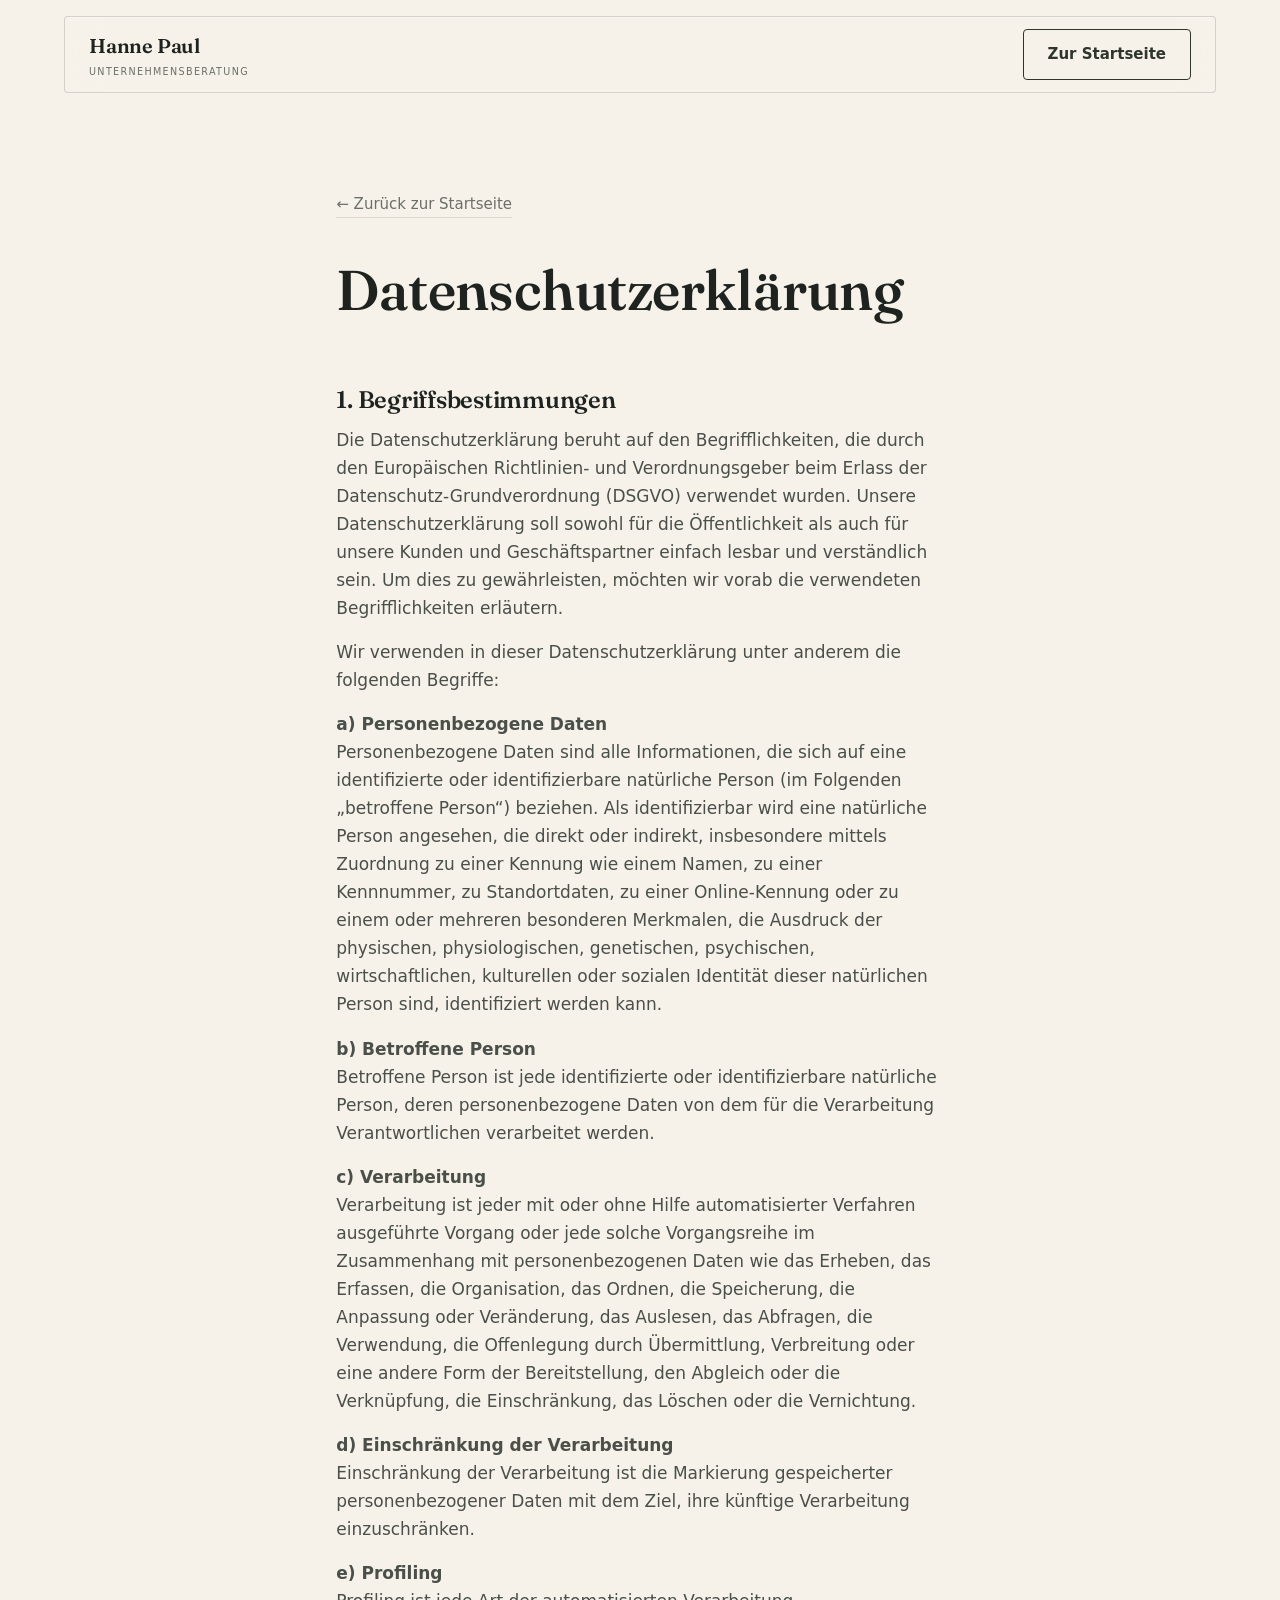
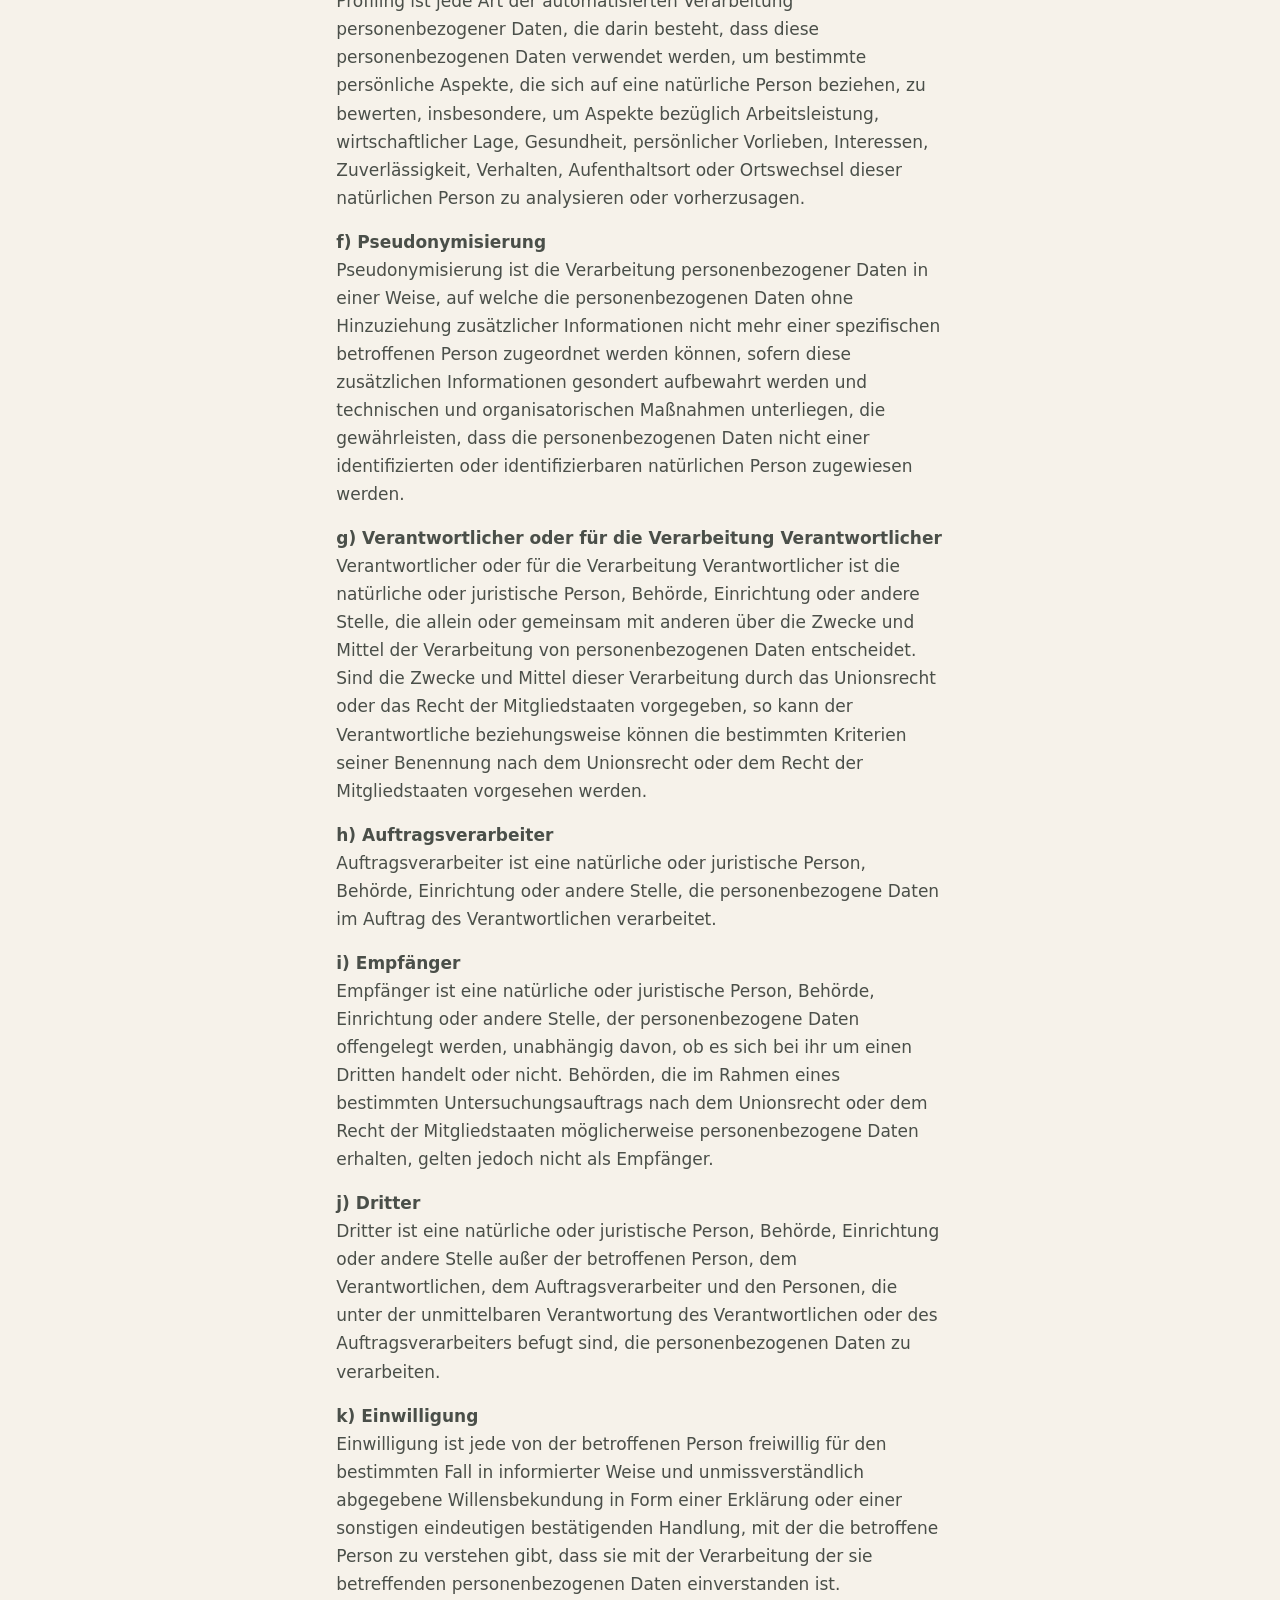
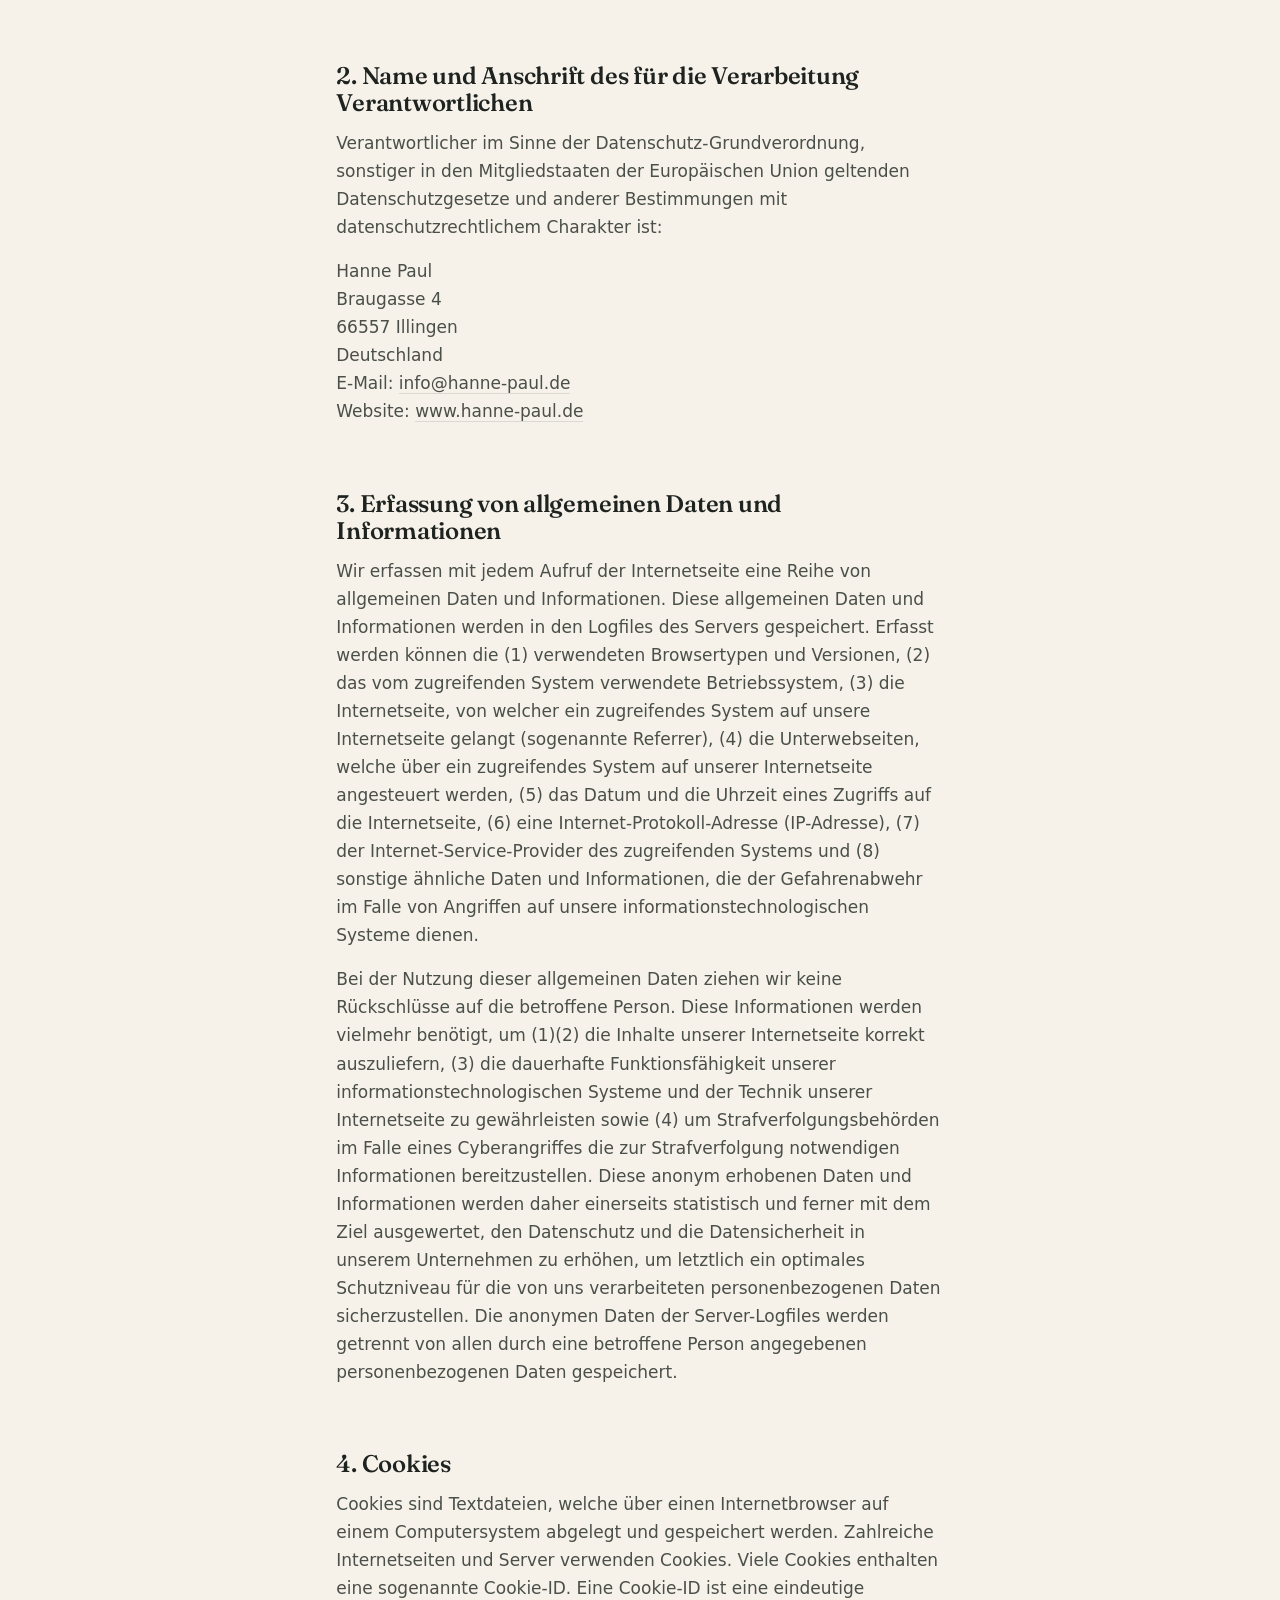
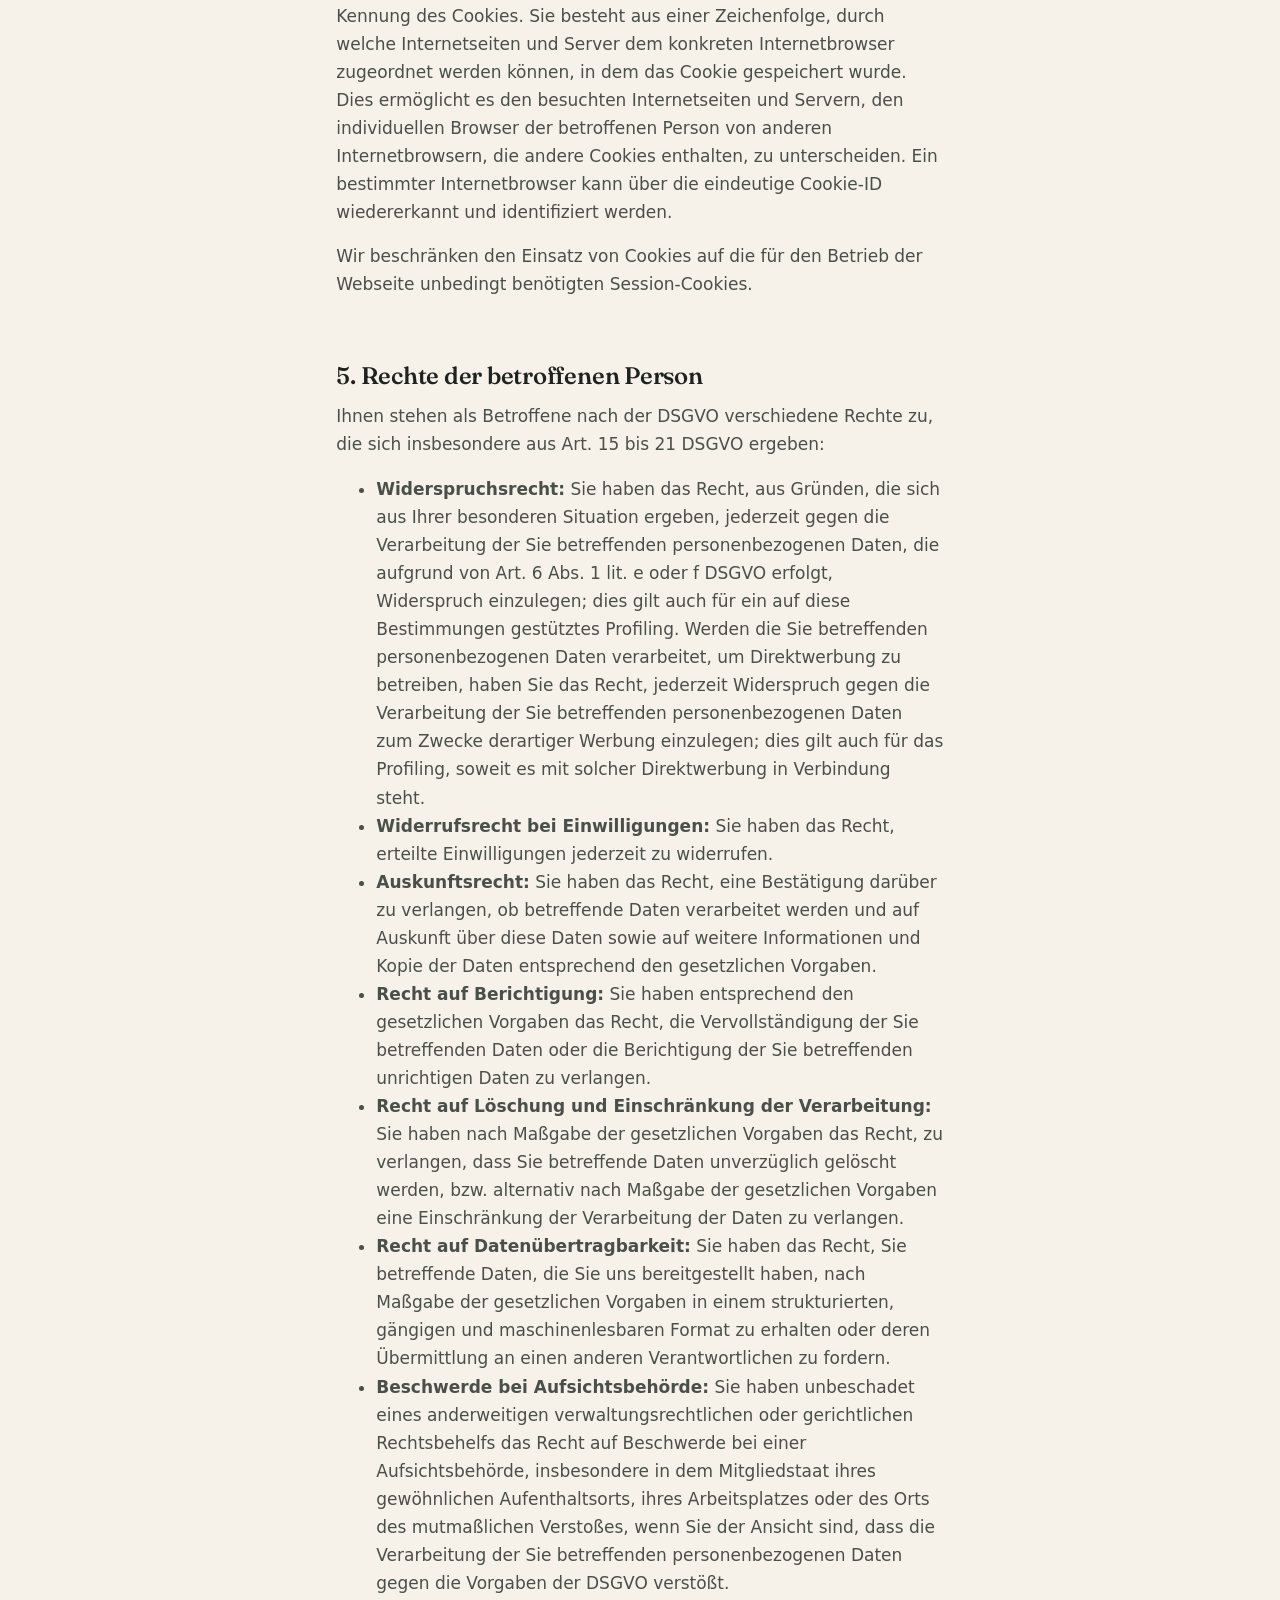
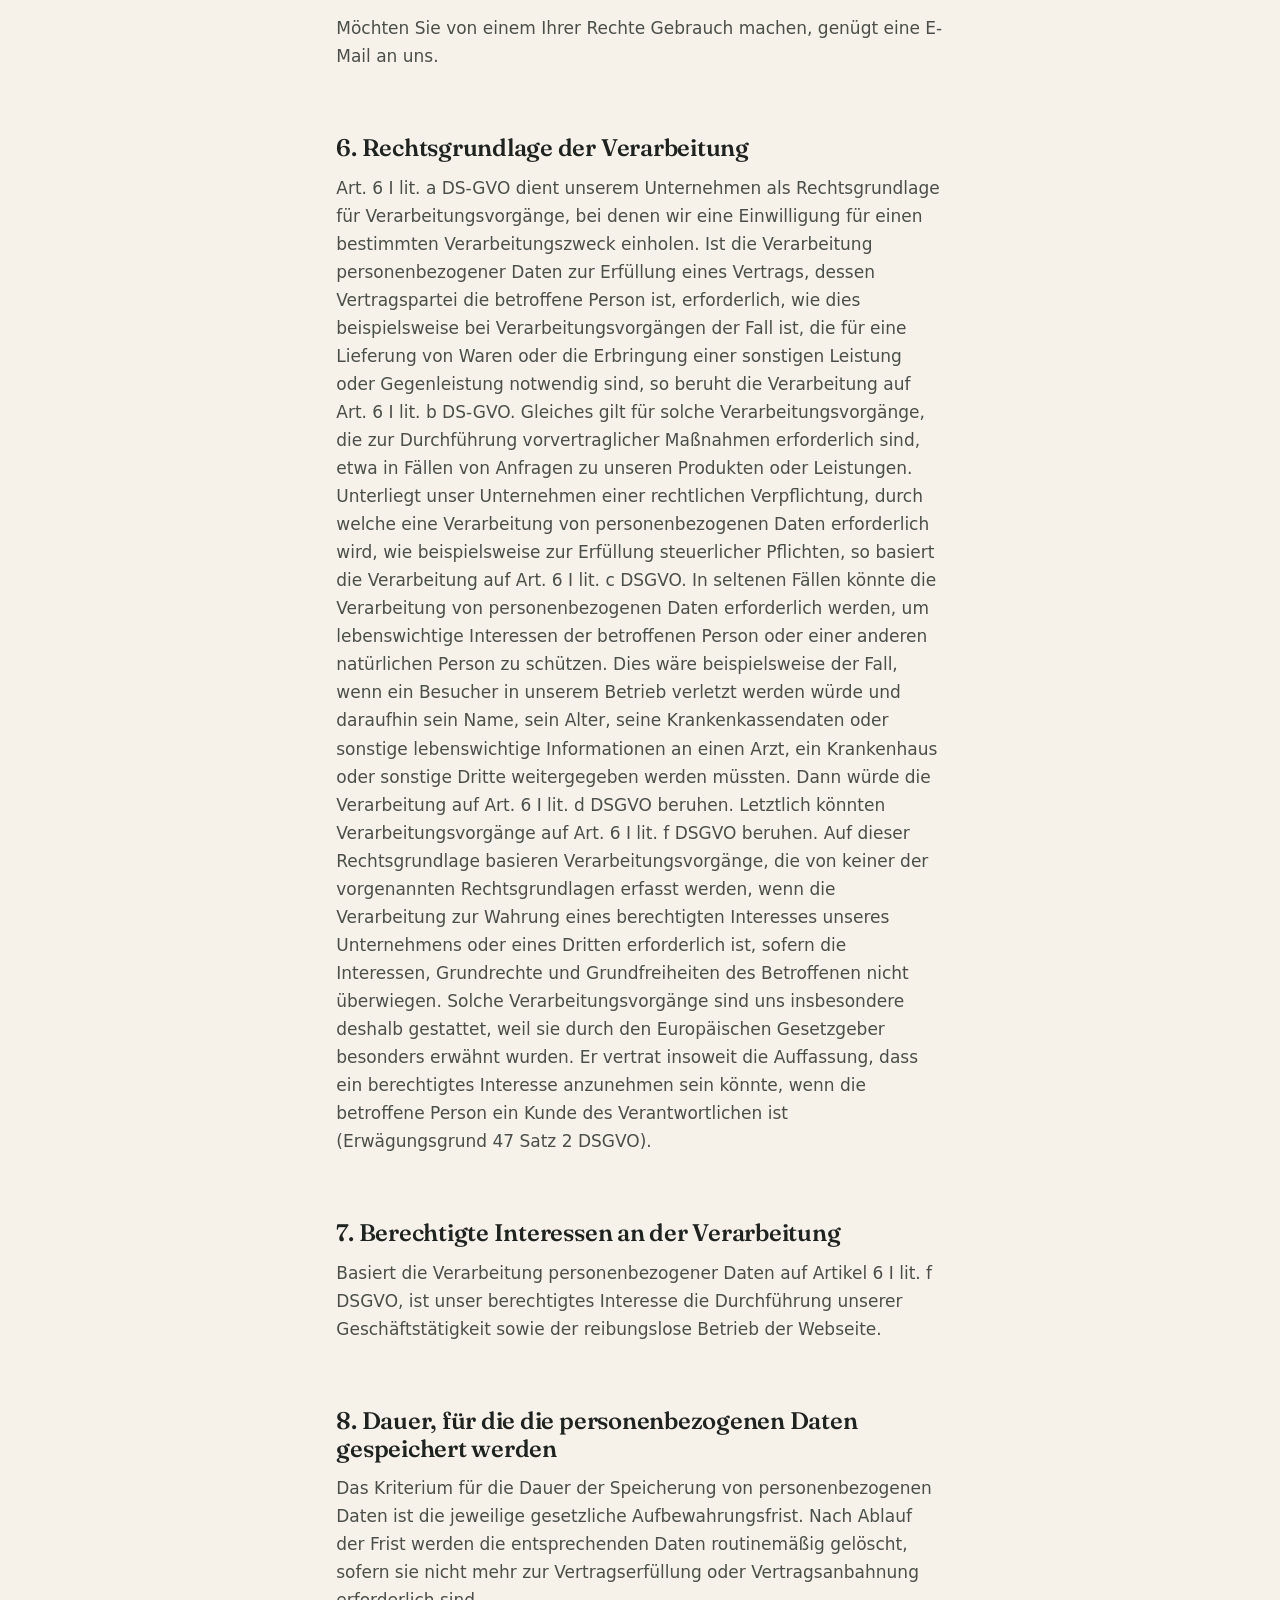
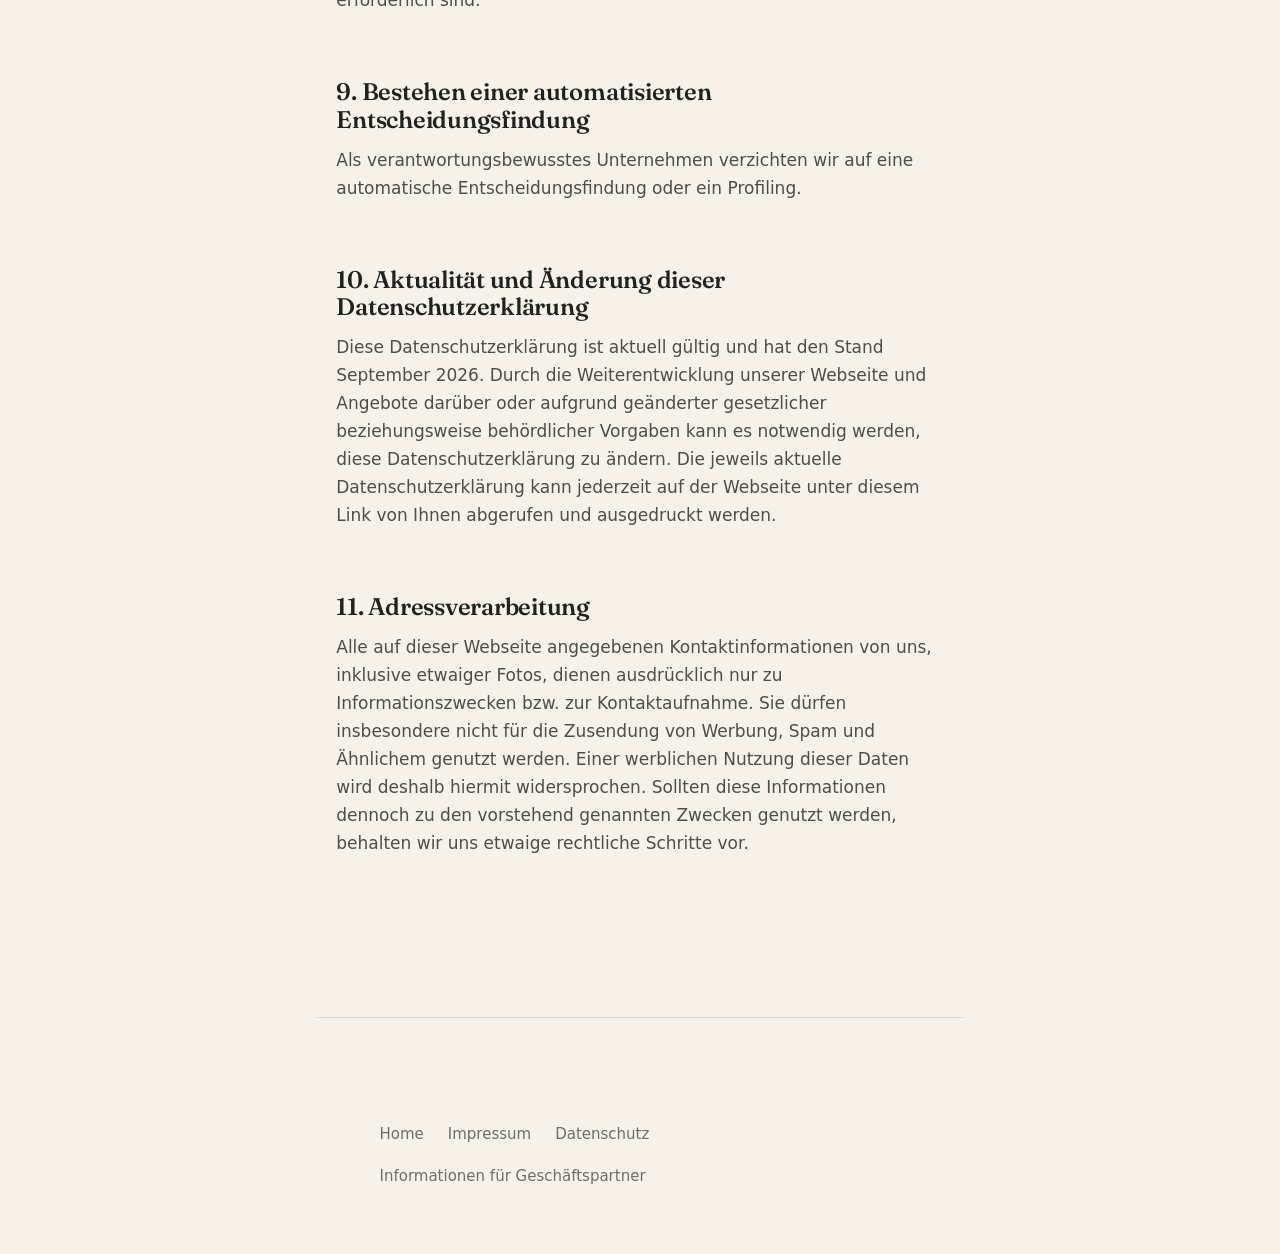
<file: datenschutz.html>
<!doctype html>
<html lang="de">
<head>
<meta charset="utf-8">
<meta name="viewport" content="width=device-width, initial-scale=1, viewport-fit=cover">
<title>Datenschutzerklärung — Unternehmensberatung Hanne Paul</title>
<meta name="description" content="Datenschutzerklärung der Unternehmensberatung Hanne Paul gemäß DSGVO.">
<link rel="canonical" href="https://www.hanne-paul.de/datenschutz.html">
<link rel="icon" href="data:image/svg+xml,%3Csvg xmlns='http://www.w3.org/2000/svg' viewBox='0 0 64 64'%3E%3Crect width='64' height='64' rx='10' fill='%232E362B'/%3E%3Ctext x='32' y='43' font-family='Georgia,serif' font-size='30' text-anchor='middle' fill='%23F6F2EA'%3EHP%3C/text%3E%3Crect x='20' y='49' width='24' height='2' fill='%23AD8B57'/%3E%3C/svg%3E">
<meta name="theme-color" content="#2E362B">
<link rel="preconnect" href="https://fonts.googleapis.com">
<link rel="preconnect" href="https://fonts.gstatic.com" crossorigin>
<link rel="stylesheet" href="https://fonts.googleapis.com/css2?family=Fraunces:ital,opsz,wght@0,9..144,500;0,9..144,560;0,9..144,600;1,9..144,500&display=swap">
<link rel="stylesheet" href="https://api.fontshare.com/v2/css?f[]=switzer@400,500,600&display=swap">
<link rel="stylesheet" href="css/style.css">
</head>
<body>

<header class="nav-edge glass">
  <a class="wordmark" href="index.html">
    Hanne Paul
    <small>Unternehmensberatung</small>
  </a>
  <a class="cta-outline" href="index.html">Zur Startseite</a>
</header>

<main class="legal">
  <a class="back-link" href="index.html">← Zurück zur Startseite</a>
  <h1>Datenschutzerklärung</h1>

  <h2>1. Begriffsbestimmungen</h2>
  <p>Die Datenschutzerklärung beruht auf den Begrifflichkeiten, die durch den Europäischen Richtlinien- und Verordnungsgeber beim Erlass der Datenschutz-Grundverordnung (DSGVO) verwendet wurden. Unsere Datenschutzerklärung soll sowohl für die Öffentlichkeit als auch für unsere Kunden und Geschäftspartner einfach lesbar und verständlich sein. Um dies zu gewährleisten, möchten wir vorab die verwendeten Begrifflichkeiten erläutern.</p>
  <p>Wir verwenden in dieser Datenschutzerklärung unter anderem die folgenden Begriffe:</p>
  <p><strong>a) Personenbezogene Daten</strong><br>
  Personenbezogene Daten sind alle Informationen, die sich auf eine identifizierte oder identifizierbare natürliche Person (im Folgenden „betroffene Person“) beziehen. Als identifizierbar wird eine natürliche Person angesehen, die direkt oder indirekt, insbesondere mittels Zuordnung zu einer Kennung wie einem Namen, zu einer Kennnummer, zu Standortdaten, zu einer Online-Kennung oder zu einem oder mehreren besonderen Merkmalen, die Ausdruck der physischen, physiologischen, genetischen, psychischen, wirtschaftlichen, kulturellen oder sozialen Identität dieser natürlichen Person sind, identifiziert werden kann.</p>
  <p><strong>b) Betroffene Person</strong><br>
  Betroffene Person ist jede identifizierte oder identifizierbare natürliche Person, deren personenbezogene Daten von dem für die Verarbeitung Verantwortlichen verarbeitet werden.</p>
  <p><strong>c) Verarbeitung</strong><br>
  Verarbeitung ist jeder mit oder ohne Hilfe automatisierter Verfahren ausgeführte Vorgang oder jede solche Vorgangsreihe im Zusammenhang mit personenbezogenen Daten wie das Erheben, das Erfassen, die Organisation, das Ordnen, die Speicherung, die Anpassung oder Veränderung, das Auslesen, das Abfragen, die Verwendung, die Offenlegung durch Übermittlung, Verbreitung oder eine andere Form der Bereitstellung, den Abgleich oder die Verknüpfung, die Einschränkung, das Löschen oder die Vernichtung.</p>
  <p><strong>d) Einschränkung der Verarbeitung</strong><br>
  Einschränkung der Verarbeitung ist die Markierung gespeicherter personenbezogener Daten mit dem Ziel, ihre künftige Verarbeitung einzuschränken.</p>
  <p><strong>e) Profiling</strong><br>
  Profiling ist jede Art der automatisierten Verarbeitung personenbezogener Daten, die darin besteht, dass diese personenbezogenen Daten verwendet werden, um bestimmte persönliche Aspekte, die sich auf eine natürliche Person beziehen, zu bewerten, insbesondere, um Aspekte bezüglich Arbeitsleistung, wirtschaftlicher Lage, Gesundheit, persönlicher Vorlieben, Interessen, Zuverlässigkeit, Verhalten, Aufenthaltsort oder Ortswechsel dieser natürlichen Person zu analysieren oder vorherzusagen.</p>
  <p><strong>f) Pseudonymisierung</strong><br>
  Pseudonymisierung ist die Verarbeitung personenbezogener Daten in einer Weise, auf welche die personenbezogenen Daten ohne Hinzuziehung zusätzlicher Informationen nicht mehr einer spezifischen betroffenen Person zugeordnet werden können, sofern diese zusätzlichen Informationen gesondert aufbewahrt werden und technischen und organisatorischen Maßnahmen unterliegen, die gewährleisten, dass die personenbezogenen Daten nicht einer identifizierten oder identifizierbaren natürlichen Person zugewiesen werden.</p>
  <p><strong>g) Verantwortlicher oder für die Verarbeitung Verantwortlicher</strong><br>
  Verantwortlicher oder für die Verarbeitung Verantwortlicher ist die natürliche oder juristische Person, Behörde, Einrichtung oder andere Stelle, die allein oder gemeinsam mit anderen über die Zwecke und Mittel der Verarbeitung von personenbezogenen Daten entscheidet. Sind die Zwecke und Mittel dieser Verarbeitung durch das Unionsrecht oder das Recht der Mitgliedstaaten vorgegeben, so kann der Verantwortliche beziehungsweise können die bestimmten Kriterien seiner Benennung nach dem Unionsrecht oder dem Recht der Mitgliedstaaten vorgesehen werden.</p>
  <p><strong>h) Auftragsverarbeiter</strong><br>
  Auftragsverarbeiter ist eine natürliche oder juristische Person, Behörde, Einrichtung oder andere Stelle, die personenbezogene Daten im Auftrag des Verantwortlichen verarbeitet.</p>
  <p><strong>i) Empfänger</strong><br>
  Empfänger ist eine natürliche oder juristische Person, Behörde, Einrichtung oder andere Stelle, der personenbezogene Daten offengelegt werden, unabhängig davon, ob es sich bei ihr um einen Dritten handelt oder nicht. Behörden, die im Rahmen eines bestimmten Untersuchungsauftrags nach dem Unionsrecht oder dem Recht der Mitgliedstaaten möglicherweise personenbezogene Daten erhalten, gelten jedoch nicht als Empfänger.</p>
  <p><strong>j) Dritter</strong><br>
  Dritter ist eine natürliche oder juristische Person, Behörde, Einrichtung oder andere Stelle außer der betroffenen Person, dem Verantwortlichen, dem Auftragsverarbeiter und den Personen, die unter der unmittelbaren Verantwortung des Verantwortlichen oder des Auftragsverarbeiters befugt sind, die personenbezogenen Daten zu verarbeiten.</p>
  <p><strong>k) Einwilligung</strong><br>
  Einwilligung ist jede von der betroffenen Person freiwillig für den bestimmten Fall in informierter Weise und unmissverständlich abgegebene Willensbekundung in Form einer Erklärung oder einer sonstigen eindeutigen bestätigenden Handlung, mit der die betroffene Person zu verstehen gibt, dass sie mit der Verarbeitung der sie betreffenden personenbezogenen Daten einverstanden ist.</p>

  <h2>2. Name und Anschrift des für die Verarbeitung Verantwortlichen</h2>
  <p>Verantwortlicher im Sinne der Datenschutz-Grundverordnung, sonstiger in den Mitgliedstaaten der Europäischen Union geltenden Datenschutzgesetze und anderer Bestimmungen mit datenschutzrechtlichem Charakter ist:</p>
  <p>Hanne Paul<br>
  Braugasse 4<br>
  66557 Illingen<br>
  Deutschland<br>
  E-Mail: <a href="mailto:info@hanne-paul.de">info@hanne-paul.de</a><br>
  Website: <a href="https://www.hanne-paul.de">www.hanne-paul.de</a></p>

  <h2>3. Erfassung von allgemeinen Daten und Informationen</h2>
  <p>Wir erfassen mit jedem Aufruf der Internetseite eine Reihe von allgemeinen Daten und Informationen. Diese allgemeinen Daten und Informationen werden in den Logfiles des Servers gespeichert. Erfasst werden können die (1) verwendeten Browsertypen und Versionen, (2) das vom zugreifenden System verwendete Betriebssystem, (3) die Internetseite, von welcher ein zugreifendes System auf unsere Internetseite gelangt (sogenannte Referrer), (4) die Unterwebseiten, welche über ein zugreifendes System auf unserer Internetseite angesteuert werden, (5) das Datum und die Uhrzeit eines Zugriffs auf die Internetseite, (6) eine Internet-Protokoll-Adresse (IP-Adresse), (7) der Internet-Service-Provider des zugreifenden Systems und (8) sonstige ähnliche Daten und Informationen, die der Gefahrenabwehr im Falle von Angriffen auf unsere informationstechnologischen Systeme dienen.</p>
  <p>Bei der Nutzung dieser allgemeinen Daten ziehen wir keine Rückschlüsse auf die betroffene Person. Diese Informationen werden vielmehr benötigt, um (1)(2) die Inhalte unserer Internetseite korrekt auszuliefern, (3) die dauerhafte Funktionsfähigkeit unserer informationstechnologischen Systeme und der Technik unserer Internetseite zu gewährleisten sowie (4) um Strafverfolgungsbehörden im Falle eines Cyberangriffes die zur Strafverfolgung notwendigen Informationen bereitzustellen. Diese anonym erhobenen Daten und Informationen werden daher einerseits statistisch und ferner mit dem Ziel ausgewertet, den Datenschutz und die Datensicherheit in unserem Unternehmen zu erhöhen, um letztlich ein optimales Schutzniveau für die von uns verarbeiteten personenbezogenen Daten sicherzustellen. Die anonymen Daten der Server-Logfiles werden getrennt von allen durch eine betroffene Person angegebenen personenbezogenen Daten gespeichert.</p>

  <h2>4. Cookies</h2>
  <p>Cookies sind Textdateien, welche über einen Internetbrowser auf einem Computersystem abgelegt und gespeichert werden. Zahlreiche Internetseiten und Server verwenden Cookies. Viele Cookies enthalten eine sogenannte Cookie-ID. Eine Cookie-ID ist eine eindeutige Kennung des Cookies. Sie besteht aus einer Zeichenfolge, durch welche Internetseiten und Server dem konkreten Internetbrowser zugeordnet werden können, in dem das Cookie gespeichert wurde. Dies ermöglicht es den besuchten Internetseiten und Servern, den individuellen Browser der betroffenen Person von anderen Internetbrowsern, die andere Cookies enthalten, zu unterscheiden. Ein bestimmter Internetbrowser kann über die eindeutige Cookie-ID wiedererkannt und identifiziert werden.</p>
  <p>Wir beschränken den Einsatz von Cookies auf die für den Betrieb der Webseite unbedingt benötigten Session-Cookies.</p>

  <h2>5. Rechte der betroffenen Person</h2>
  <p>Ihnen stehen als Betroffene nach der DSGVO verschiedene Rechte zu, die sich insbesondere aus Art. 15 bis 21 DSGVO ergeben:</p>
  <ul>
    <li><strong>Widerspruchsrecht:</strong> Sie haben das Recht, aus Gründen, die sich aus Ihrer besonderen Situation ergeben, jederzeit gegen die Verarbeitung der Sie betreffenden personenbezogenen Daten, die aufgrund von Art. 6 Abs. 1 lit. e oder f DSGVO erfolgt, Widerspruch einzulegen; dies gilt auch für ein auf diese Bestimmungen gestütztes Profiling. Werden die Sie betreffenden personenbezogenen Daten verarbeitet, um Direktwerbung zu betreiben, haben Sie das Recht, jederzeit Widerspruch gegen die Verarbeitung der Sie betreffenden personenbezogenen Daten zum Zwecke derartiger Werbung einzulegen; dies gilt auch für das Profiling, soweit es mit solcher Direktwerbung in Verbindung steht.</li>
    <li><strong>Widerrufsrecht bei Einwilligungen:</strong> Sie haben das Recht, erteilte Einwilligungen jederzeit zu widerrufen.</li>
    <li><strong>Auskunftsrecht:</strong> Sie haben das Recht, eine Bestätigung darüber zu verlangen, ob betreffende Daten verarbeitet werden und auf Auskunft über diese Daten sowie auf weitere Informationen und Kopie der Daten entsprechend den gesetzlichen Vorgaben.</li>
    <li><strong>Recht auf Berichtigung:</strong> Sie haben entsprechend den gesetzlichen Vorgaben das Recht, die Vervollständigung der Sie betreffenden Daten oder die Berichtigung der Sie betreffenden unrichtigen Daten zu verlangen.</li>
    <li><strong>Recht auf Löschung und Einschränkung der Verarbeitung:</strong> Sie haben nach Maßgabe der gesetzlichen Vorgaben das Recht, zu verlangen, dass Sie betreffende Daten unverzüglich gelöscht werden, bzw. alternativ nach Maßgabe der gesetzlichen Vorgaben eine Einschränkung der Verarbeitung der Daten zu verlangen.</li>
    <li><strong>Recht auf Datenübertragbarkeit:</strong> Sie haben das Recht, Sie betreffende Daten, die Sie uns bereitgestellt haben, nach Maßgabe der gesetzlichen Vorgaben in einem strukturierten, gängigen und maschinenlesbaren Format zu erhalten oder deren Übermittlung an einen anderen Verantwortlichen zu fordern.</li>
    <li><strong>Beschwerde bei Aufsichtsbehörde:</strong> Sie haben unbeschadet eines anderweitigen verwaltungsrechtlichen oder gerichtlichen Rechtsbehelfs das Recht auf Beschwerde bei einer Aufsichtsbehörde, insbesondere in dem Mitgliedstaat ihres gewöhnlichen Aufenthaltsorts, ihres Arbeitsplatzes oder des Orts des mutmaßlichen Verstoßes, wenn Sie der Ansicht sind, dass die Verarbeitung der Sie betreffenden personenbezogenen Daten gegen die Vorgaben der DSGVO verstößt.</li>
  </ul>
  <p>Möchten Sie von einem Ihrer Rechte Gebrauch machen, genügt eine E-Mail an uns.</p>

  <h2>6. Rechtsgrundlage der Verarbeitung</h2>
  <p>Art. 6 I lit. a DS-GVO dient unserem Unternehmen als Rechtsgrundlage für Verarbeitungsvorgänge, bei denen wir eine Einwilligung für einen bestimmten Verarbeitungszweck einholen. Ist die Verarbeitung personenbezogener Daten zur Erfüllung eines Vertrags, dessen Vertragspartei die betroffene Person ist, erforderlich, wie dies beispielsweise bei Verarbeitungsvorgängen der Fall ist, die für eine Lieferung von Waren oder die Erbringung einer sonstigen Leistung oder Gegenleistung notwendig sind, so beruht die Verarbeitung auf Art. 6 I lit. b DS-GVO. Gleiches gilt für solche Verarbeitungsvorgänge, die zur Durchführung vorvertraglicher Maßnahmen erforderlich sind, etwa in Fällen von Anfragen zu unseren Produkten oder Leistungen. Unterliegt unser Unternehmen einer rechtlichen Verpflichtung, durch welche eine Verarbeitung von personenbezogenen Daten erforderlich wird, wie beispielsweise zur Erfüllung steuerlicher Pflichten, so basiert die Verarbeitung auf Art. 6 I lit. c DSGVO. In seltenen Fällen könnte die Verarbeitung von personenbezogenen Daten erforderlich werden, um lebenswichtige Interessen der betroffenen Person oder einer anderen natürlichen Person zu schützen. Dies wäre beispielsweise der Fall, wenn ein Besucher in unserem Betrieb verletzt werden würde und daraufhin sein Name, sein Alter, seine Krankenkassendaten oder sonstige lebenswichtige Informationen an einen Arzt, ein Krankenhaus oder sonstige Dritte weitergegeben werden müssten. Dann würde die Verarbeitung auf Art. 6 I lit. d DSGVO beruhen. Letztlich könnten Verarbeitungsvorgänge auf Art. 6 I lit. f DSGVO beruhen. Auf dieser Rechtsgrundlage basieren Verarbeitungsvorgänge, die von keiner der vorgenannten Rechtsgrundlagen erfasst werden, wenn die Verarbeitung zur Wahrung eines berechtigten Interesses unseres Unternehmens oder eines Dritten erforderlich ist, sofern die Interessen, Grundrechte und Grundfreiheiten des Betroffenen nicht überwiegen. Solche Verarbeitungsvorgänge sind uns insbesondere deshalb gestattet, weil sie durch den Europäischen Gesetzgeber besonders erwähnt wurden. Er vertrat insoweit die Auffassung, dass ein berechtigtes Interesse anzunehmen sein könnte, wenn die betroffene Person ein Kunde des Verantwortlichen ist (Erwägungsgrund 47 Satz 2 DSGVO).</p>

  <h2>7. Berechtigte Interessen an der Verarbeitung</h2>
  <p>Basiert die Verarbeitung personenbezogener Daten auf Artikel 6 I lit. f DSGVO, ist unser berechtigtes Interesse die Durchführung unserer Geschäftstätigkeit sowie der reibungslose Betrieb der Webseite.</p>

  <h2>8. Dauer, für die die personenbezogenen Daten gespeichert werden</h2>
  <p>Das Kriterium für die Dauer der Speicherung von personenbezogenen Daten ist die jeweilige gesetzliche Aufbewahrungsfrist. Nach Ablauf der Frist werden die entsprechenden Daten routinemäßig gelöscht, sofern sie nicht mehr zur Vertragserfüllung oder Vertragsanbahnung erforderlich sind.</p>

  <h2>9. Bestehen einer automatisierten Entscheidungsfindung</h2>
  <p>Als verantwortungsbewusstes Unternehmen verzichten wir auf eine automatische Entscheidungsfindung oder ein Profiling.</p>

  <h2>10. Aktualität und Änderung dieser Datenschutzerklärung</h2>
  <p>Diese Datenschutzerklärung ist aktuell gültig und hat den Stand September 2026. Durch die Weiterentwicklung unserer Webseite und Angebote darüber oder aufgrund geänderter gesetzlicher beziehungsweise behördlicher Vorgaben kann es notwendig werden, diese Datenschutzerklärung zu ändern. Die jeweils aktuelle Datenschutzerklärung kann jederzeit auf der Webseite unter diesem Link von Ihnen abgerufen und ausgedruckt werden.</p>

  <h2>11. Adressverarbeitung</h2>
  <p>Alle auf dieser Webseite angegebenen Kontaktinformationen von uns, inklusive etwaiger Fotos, dienen ausdrücklich nur zu Informationszwecken bzw. zur Kontaktaufnahme. Sie dürfen insbesondere nicht für die Zusendung von Werbung, Spam und Ähnlichem genutzt werden. Einer werblichen Nutzung dieser Daten wird deshalb hiermit widersprochen. Sollten diese Informationen dennoch zu den vorstehend genannten Zwecken genutzt werden, behalten wir uns etwaige rechtliche Schritte vor.</p>
</main>

<footer class="foot-letter">
  <nav class="foot-letter__nav" aria-label="Rechtliches">
    <a href="index.html">Home</a>
    <a href="impressum.html">Impressum</a>
    <a href="datenschutz.html">Datenschutz</a>
    <a href="geschaeftspartner.html">Informationen für Geschäftspartner</a>
  </nav>
</footer>

</body>
</html>
</file>
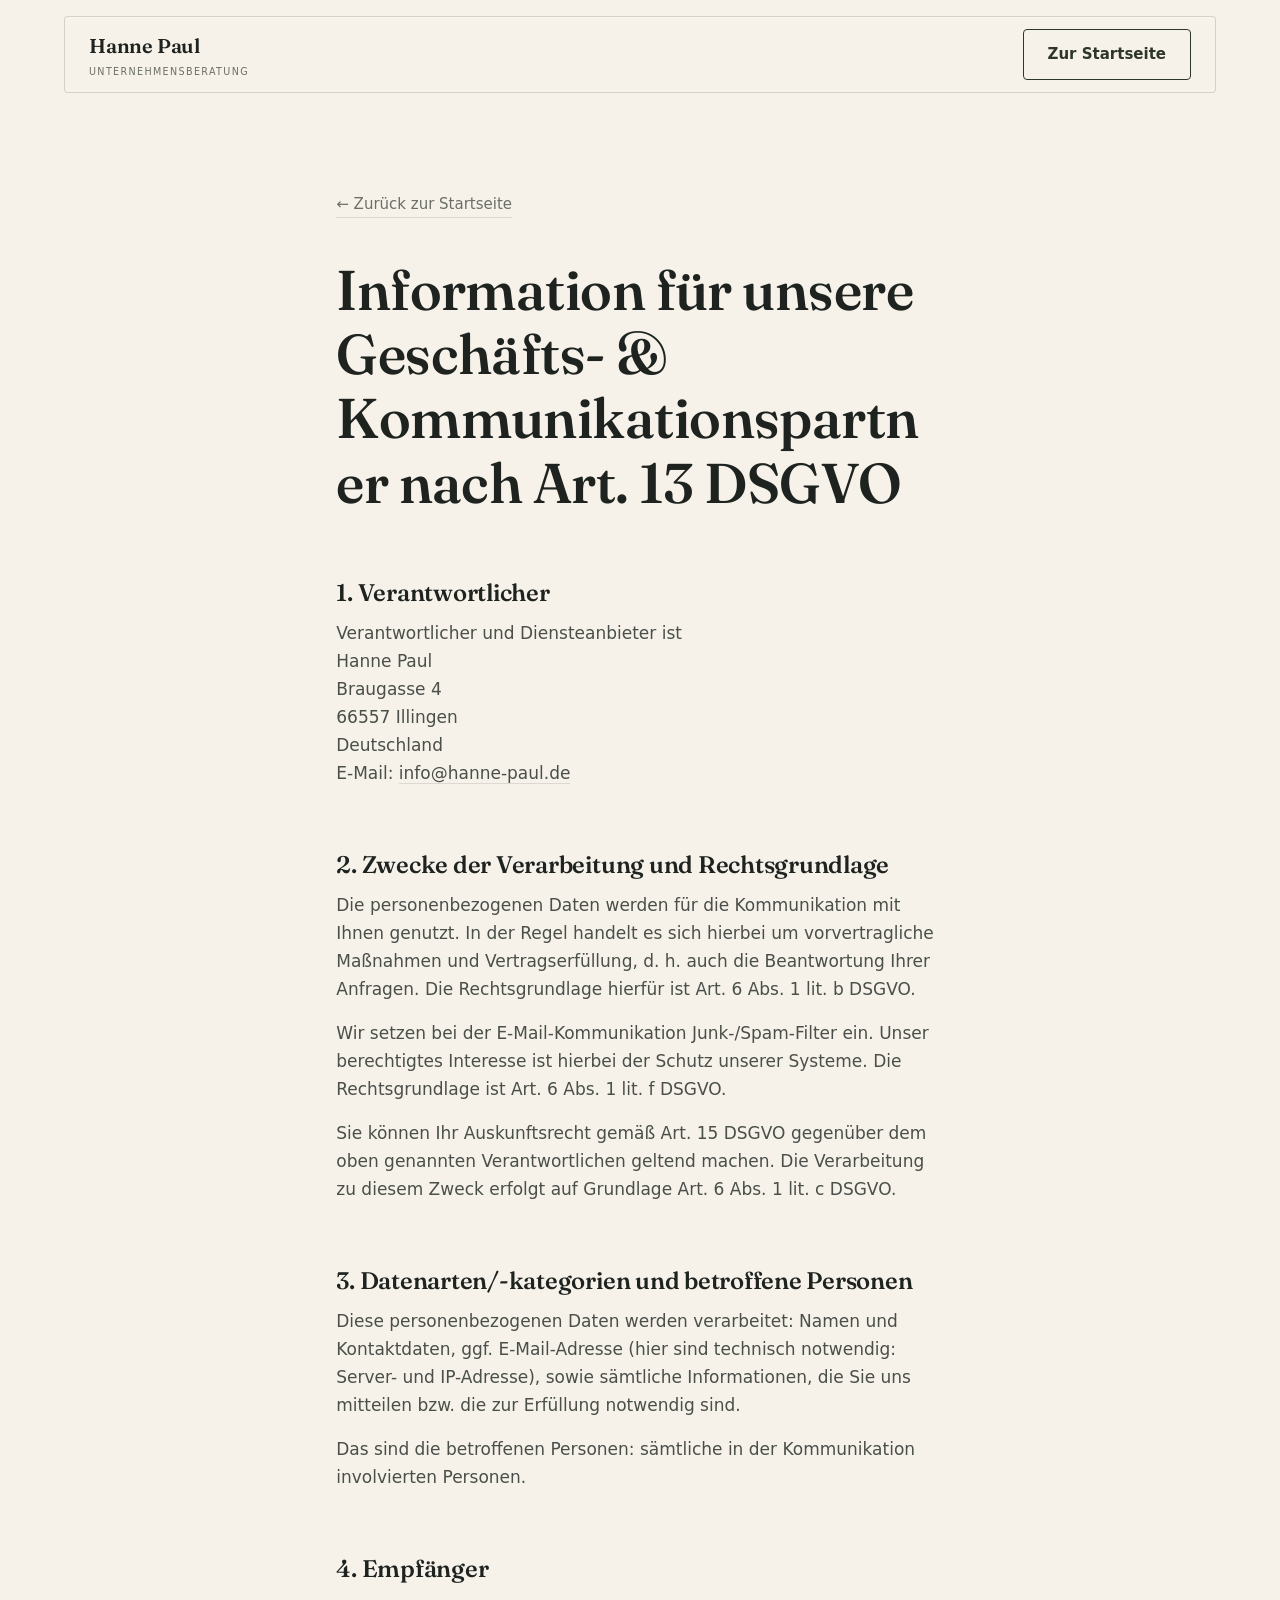
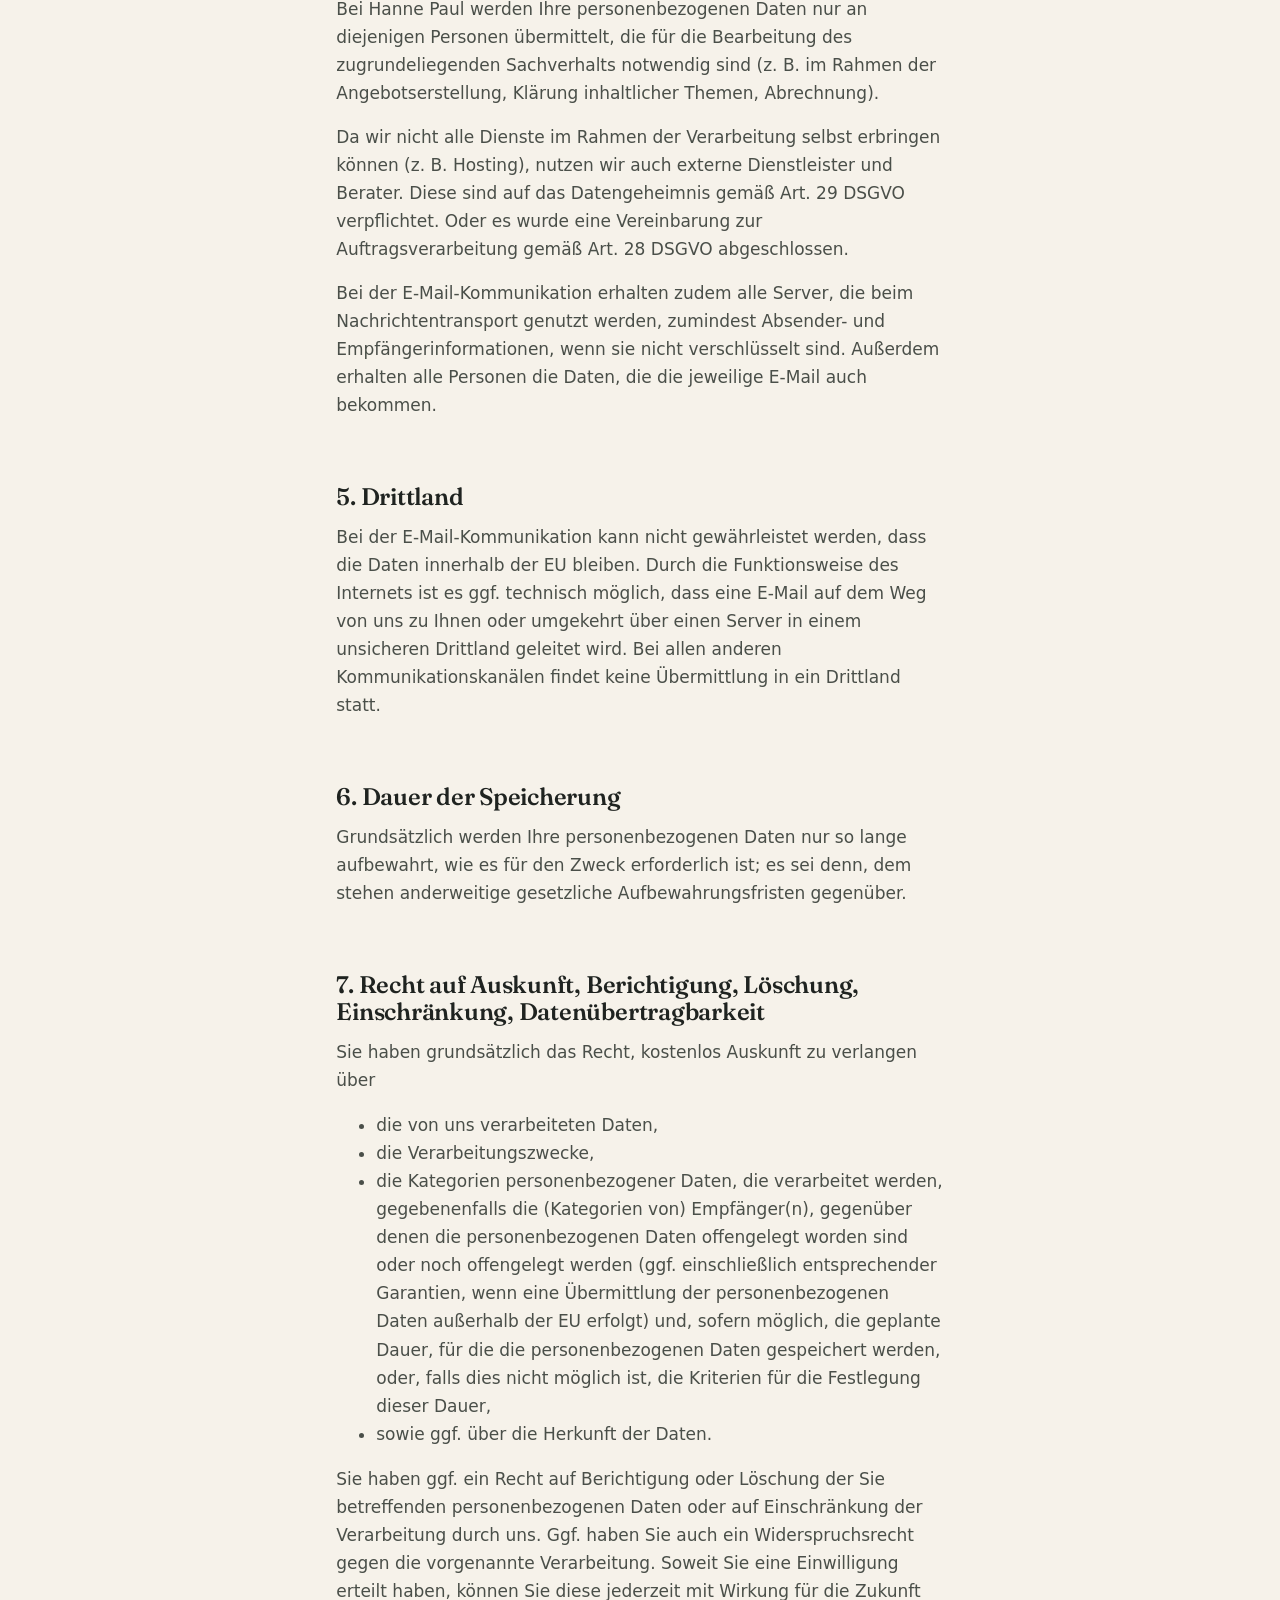
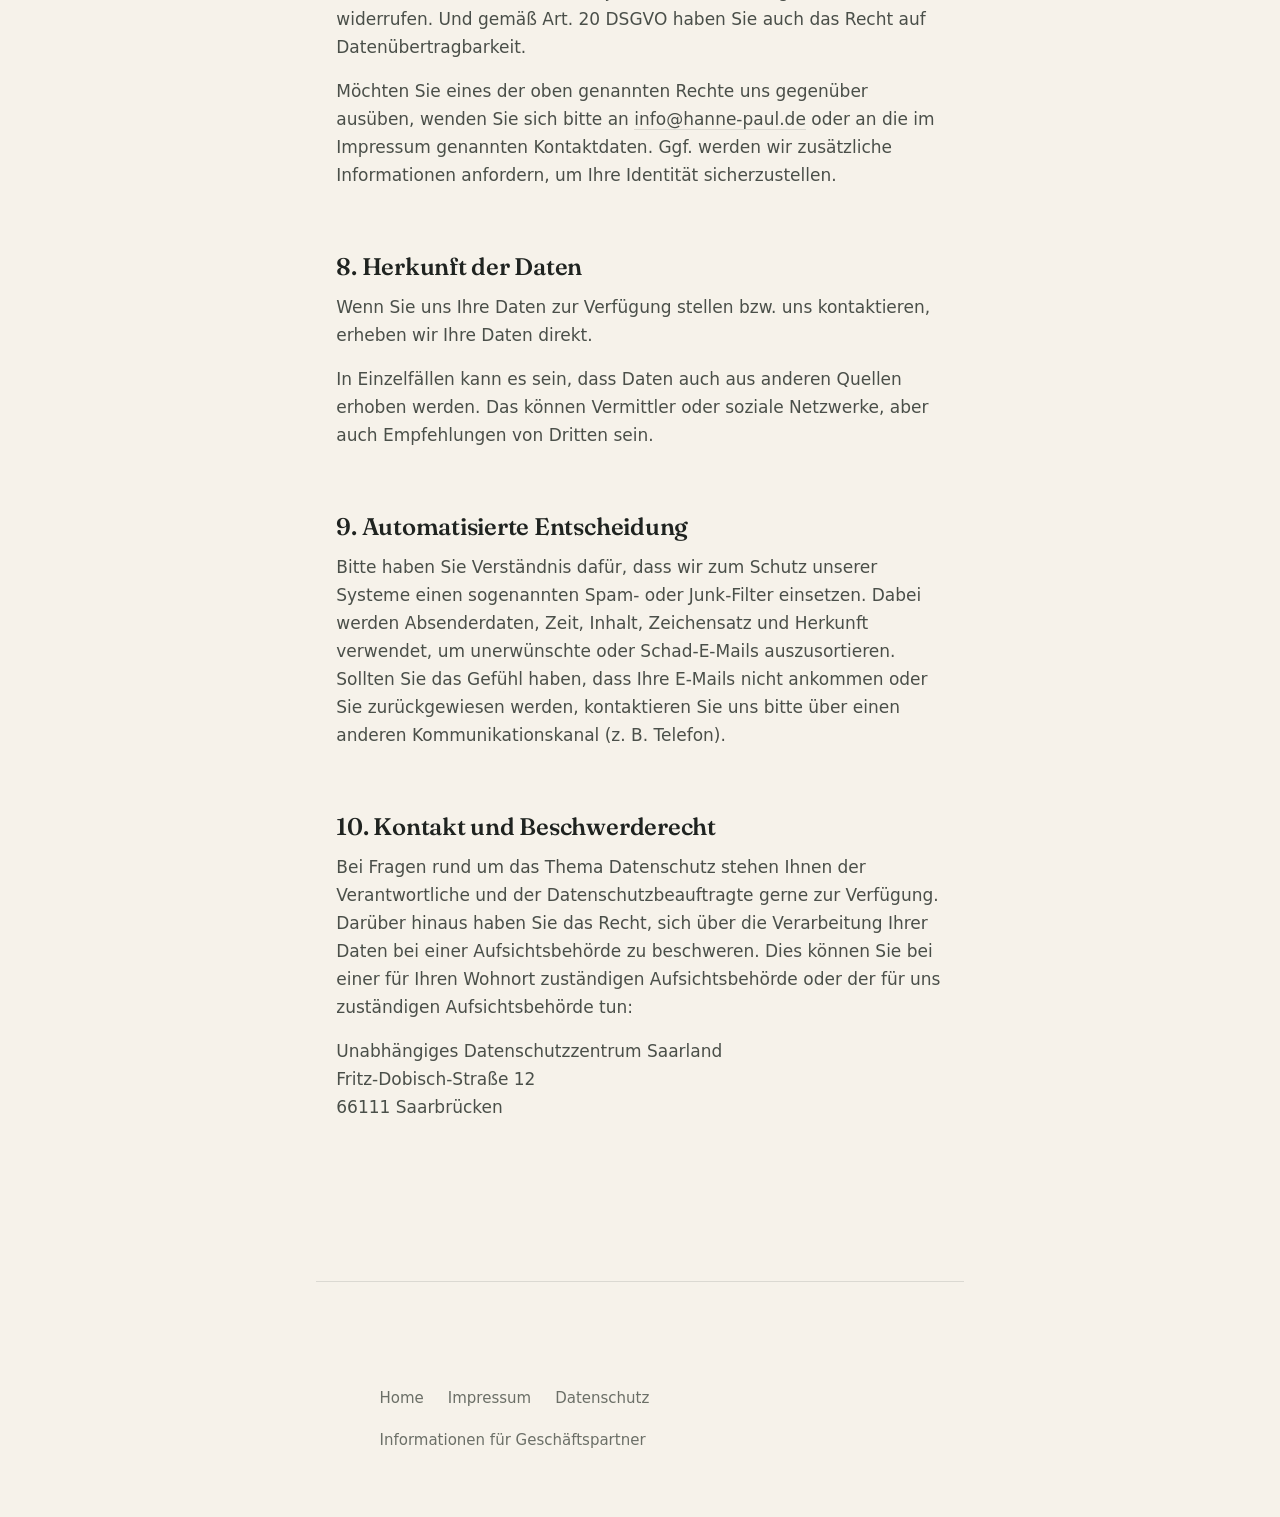
<file: geschaeftspartner.html>
<!doctype html>
<html lang="de">
<head>
<meta charset="utf-8">
<meta name="viewport" content="width=device-width, initial-scale=1, viewport-fit=cover">
<title>Informationen für Geschäftspartner — Unternehmensberatung Hanne Paul</title>
<meta name="description" content="Information für Geschäfts- und Kommunikationspartner der Unternehmensberatung Hanne Paul nach Art. 13 DSGVO.">
<link rel="canonical" href="https://www.hanne-paul.de/geschaeftspartner.html">
<link rel="icon" href="data:image/svg+xml,%3Csvg xmlns='http://www.w3.org/2000/svg' viewBox='0 0 64 64'%3E%3Crect width='64' height='64' rx='10' fill='%232E362B'/%3E%3Ctext x='32' y='43' font-family='Georgia,serif' font-size='30' text-anchor='middle' fill='%23F6F2EA'%3EHP%3C/text%3E%3Crect x='20' y='49' width='24' height='2' fill='%23AD8B57'/%3E%3C/svg%3E">
<meta name="theme-color" content="#2E362B">
<link rel="preconnect" href="https://fonts.googleapis.com">
<link rel="preconnect" href="https://fonts.gstatic.com" crossorigin>
<link rel="stylesheet" href="https://fonts.googleapis.com/css2?family=Fraunces:ital,opsz,wght@0,9..144,500;0,9..144,560;0,9..144,600;1,9..144,500&display=swap">
<link rel="stylesheet" href="https://api.fontshare.com/v2/css?f[]=switzer@400,500,600&display=swap">
<link rel="stylesheet" href="css/style.css">
</head>
<body>

<header class="nav-edge glass">
  <a class="wordmark" href="index.html">
    Hanne Paul
    <small>Unternehmensberatung</small>
  </a>
  <a class="cta-outline" href="index.html">Zur Startseite</a>
</header>

<main class="legal">
  <a class="back-link" href="index.html">← Zurück zur Startseite</a>
  <h1>Information für unsere Geschäfts- &amp; Kommunikationspartner nach Art. 13 DSGVO</h1>

  <h2>1. Verantwortlicher</h2>
  <p>Verantwortlicher und Diensteanbieter ist<br>
  Hanne Paul<br>
  Braugasse 4<br>
  66557 Illingen<br>
  Deutschland<br>
  E-Mail: <a href="mailto:info@hanne-paul.de">info@hanne-paul.de</a></p>

  <h2>2. Zwecke der Verarbeitung und Rechtsgrundlage</h2>
  <p>Die personenbezogenen Daten werden für die Kommunikation mit Ihnen genutzt. In der Regel handelt es sich hierbei um vorvertragliche Maßnahmen und Vertragserfüllung, d. h. auch die Beantwortung Ihrer Anfragen. Die Rechtsgrundlage hierfür ist Art. 6 Abs. 1 lit. b DSGVO.</p>
  <p>Wir setzen bei der E-Mail-Kommunikation Junk-/Spam-Filter ein. Unser berechtigtes Interesse ist hierbei der Schutz unserer Systeme. Die Rechtsgrundlage ist Art. 6 Abs. 1 lit. f DSGVO.</p>
  <p>Sie können Ihr Auskunftsrecht gemäß Art. 15 DSGVO gegenüber dem oben genannten Verantwortlichen geltend machen. Die Verarbeitung zu diesem Zweck erfolgt auf Grundlage Art. 6 Abs. 1 lit. c DSGVO.</p>

  <h2>3. Datenarten/-kategorien und betroffene Personen</h2>
  <p>Diese personenbezogenen Daten werden verarbeitet: Namen und Kontaktdaten, ggf. E-Mail-Adresse (hier sind technisch notwendig: Server- und IP-Adresse), sowie sämtliche Informationen, die Sie uns mitteilen bzw. die zur Erfüllung notwendig sind.</p>
  <p>Das sind die betroffenen Personen: sämtliche in der Kommunikation involvierten Personen.</p>

  <h2>4. Empfänger</h2>
  <p>Bei Hanne Paul werden Ihre personenbezogenen Daten nur an diejenigen Personen übermittelt, die für die Bearbeitung des zugrundeliegenden Sachverhalts notwendig sind (z. B. im Rahmen der Angebotserstellung, Klärung inhaltlicher Themen, Abrechnung).</p>
  <p>Da wir nicht alle Dienste im Rahmen der Verarbeitung selbst erbringen können (z. B. Hosting), nutzen wir auch externe Dienstleister und Berater. Diese sind auf das Datengeheimnis gemäß Art. 29 DSGVO verpflichtet. Oder es wurde eine Vereinbarung zur Auftragsverarbeitung gemäß Art. 28 DSGVO abgeschlossen.</p>
  <p>Bei der E-Mail-Kommunikation erhalten zudem alle Server, die beim Nachrichtentransport genutzt werden, zumindest Absender- und Empfängerinformationen, wenn sie nicht verschlüsselt sind. Außerdem erhalten alle Personen die Daten, die die jeweilige E-Mail auch bekommen.</p>

  <h2>5. Drittland</h2>
  <p>Bei der E-Mail-Kommunikation kann nicht gewährleistet werden, dass die Daten innerhalb der EU bleiben. Durch die Funktionsweise des Internets ist es ggf. technisch möglich, dass eine E-Mail auf dem Weg von uns zu Ihnen oder umgekehrt über einen Server in einem unsicheren Drittland geleitet wird. Bei allen anderen Kommunikationskanälen findet keine Übermittlung in ein Drittland statt.</p>

  <h2>6. Dauer der Speicherung</h2>
  <p>Grundsätzlich werden Ihre personenbezogenen Daten nur so lange aufbewahrt, wie es für den Zweck erforderlich ist; es sei denn, dem stehen anderweitige gesetzliche Aufbewahrungsfristen gegenüber.</p>

  <h2>7. Recht auf Auskunft, Berichtigung, Löschung, Einschränkung, Datenübertragbarkeit</h2>
  <p>Sie haben grundsätzlich das Recht, kostenlos Auskunft zu verlangen über</p>
  <ul>
    <li>die von uns verarbeiteten Daten,</li>
    <li>die Verarbeitungszwecke,</li>
    <li>die Kategorien personenbezogener Daten, die verarbeitet werden, gegebenenfalls die (Kategorien von) Empfänger(n), gegenüber denen die personenbezogenen Daten offengelegt worden sind oder noch offengelegt werden (ggf. einschließlich entsprechender Garantien, wenn eine Übermittlung der personenbezogenen Daten außerhalb der EU erfolgt) und, sofern möglich, die geplante Dauer, für die die personenbezogenen Daten gespeichert werden, oder, falls dies nicht möglich ist, die Kriterien für die Festlegung dieser Dauer,</li>
    <li>sowie ggf. über die Herkunft der Daten.</li>
  </ul>
  <p>Sie haben ggf. ein Recht auf Berichtigung oder Löschung der Sie betreffenden personenbezogenen Daten oder auf Einschränkung der Verarbeitung durch uns. Ggf. haben Sie auch ein Widerspruchsrecht gegen die vorgenannte Verarbeitung. Soweit Sie eine Einwilligung erteilt haben, können Sie diese jederzeit mit Wirkung für die Zukunft widerrufen. Und gemäß Art. 20 DSGVO haben Sie auch das Recht auf Datenübertragbarkeit.</p>
  <p>Möchten Sie eines der oben genannten Rechte uns gegenüber ausüben, wenden Sie sich bitte an <a href="mailto:info@hanne-paul.de">info@hanne-paul.de</a> oder an die im Impressum genannten Kontaktdaten. Ggf. werden wir zusätzliche Informationen anfordern, um Ihre Identität sicherzustellen.</p>

  <h2>8. Herkunft der Daten</h2>
  <p>Wenn Sie uns Ihre Daten zur Verfügung stellen bzw. uns kontaktieren, erheben wir Ihre Daten direkt.</p>
  <p>In Einzelfällen kann es sein, dass Daten auch aus anderen Quellen erhoben werden. Das können Vermittler oder soziale Netzwerke, aber auch Empfehlungen von Dritten sein.</p>

  <h2>9. Automatisierte Entscheidung</h2>
  <p>Bitte haben Sie Verständnis dafür, dass wir zum Schutz unserer Systeme einen sogenannten Spam- oder Junk-Filter einsetzen. Dabei werden Absenderdaten, Zeit, Inhalt, Zeichensatz und Herkunft verwendet, um unerwünschte oder Schad-E-Mails auszusortieren. Sollten Sie das Gefühl haben, dass Ihre E-Mails nicht ankommen oder Sie zurückgewiesen werden, kontaktieren Sie uns bitte über einen anderen Kommunikationskanal (z. B. Telefon).</p>

  <h2>10. Kontakt und Beschwerderecht</h2>
  <p>Bei Fragen rund um das Thema Datenschutz stehen Ihnen der Verantwortliche und der Datenschutzbeauftragte gerne zur Verfügung. Darüber hinaus haben Sie das Recht, sich über die Verarbeitung Ihrer Daten bei einer Aufsichtsbehörde zu beschweren. Dies können Sie bei einer für Ihren Wohnort zuständigen Aufsichtsbehörde oder der für uns zuständigen Aufsichtsbehörde tun:</p>
  <p>Unabhängiges Datenschutzzentrum Saarland<br>
  Fritz-Dobisch-Straße 12<br>
  66111 Saarbrücken</p>
</main>

<footer class="foot-letter">
  <nav class="foot-letter__nav" aria-label="Rechtliches">
    <a href="index.html">Home</a>
    <a href="impressum.html">Impressum</a>
    <a href="datenschutz.html">Datenschutz</a>
    <a href="geschaeftspartner.html">Informationen für Geschäftspartner</a>
  </nav>
</footer>

</body>
</html>
</file>
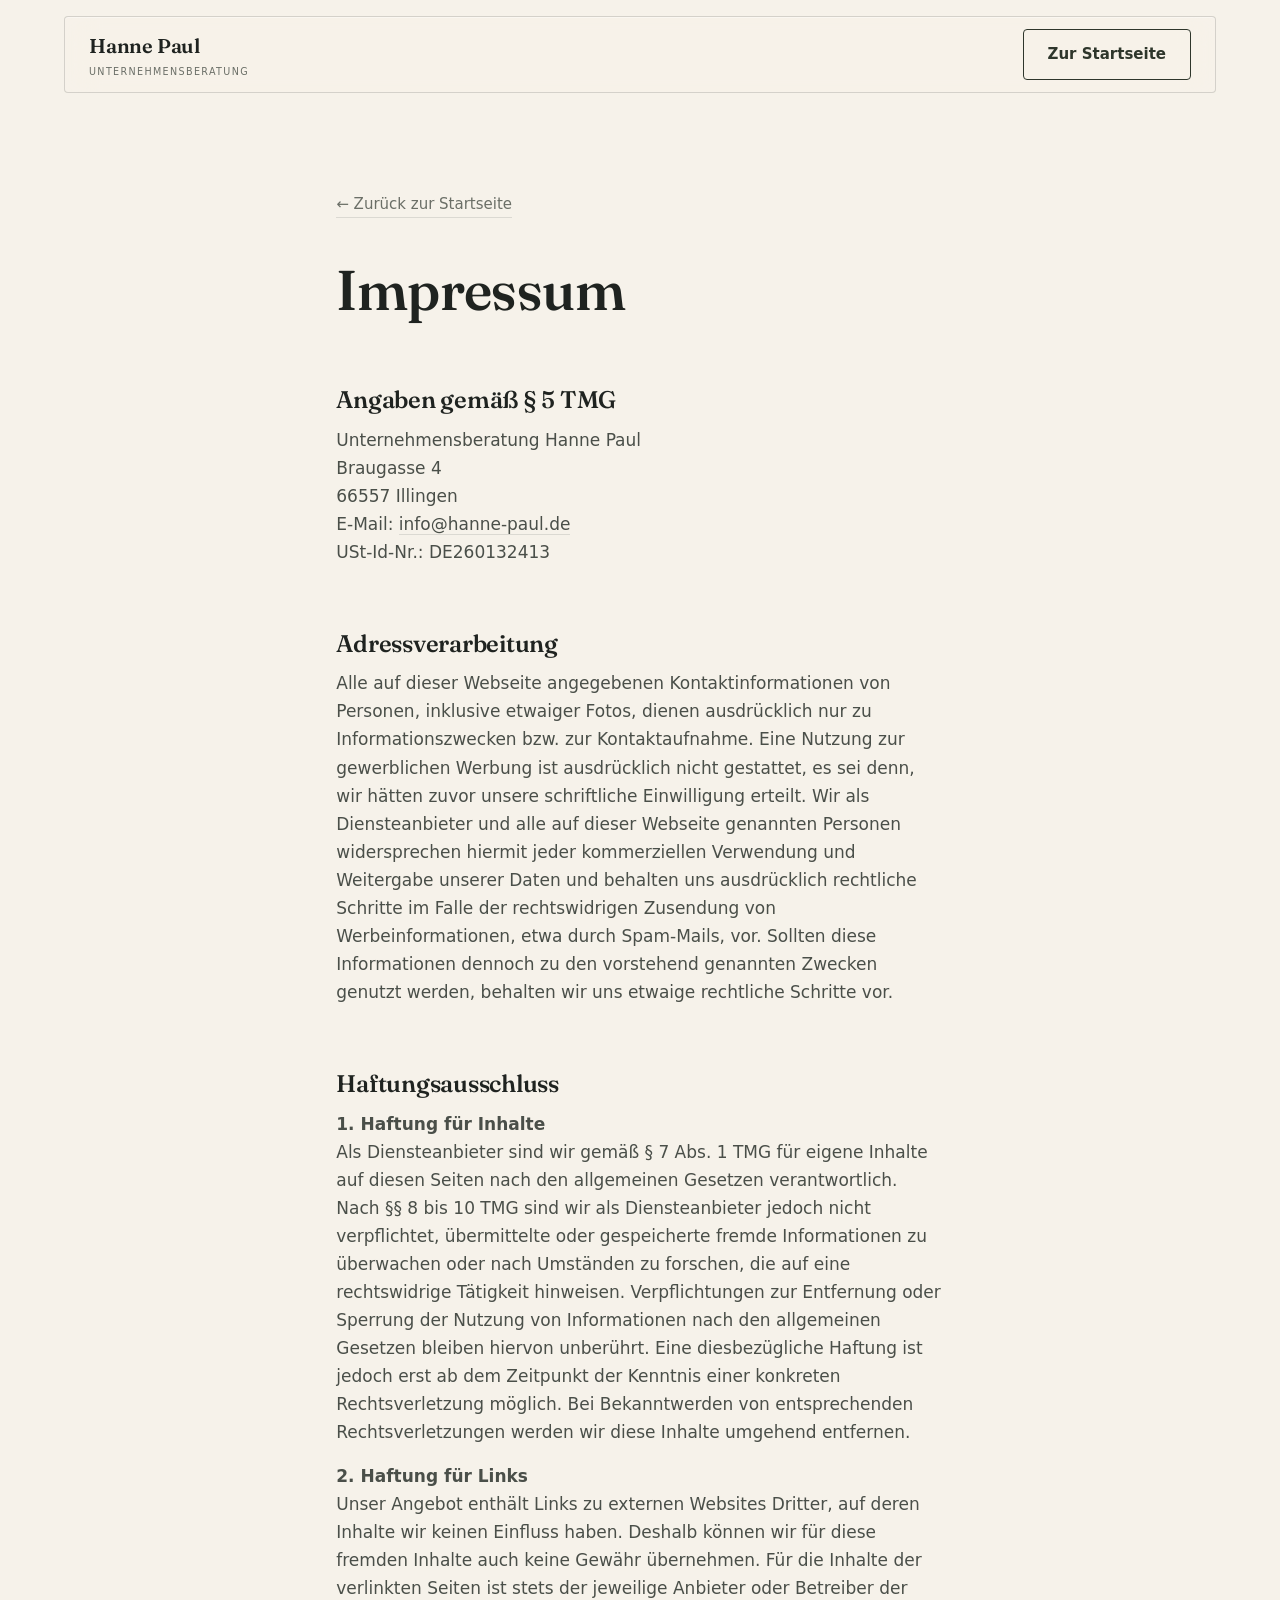
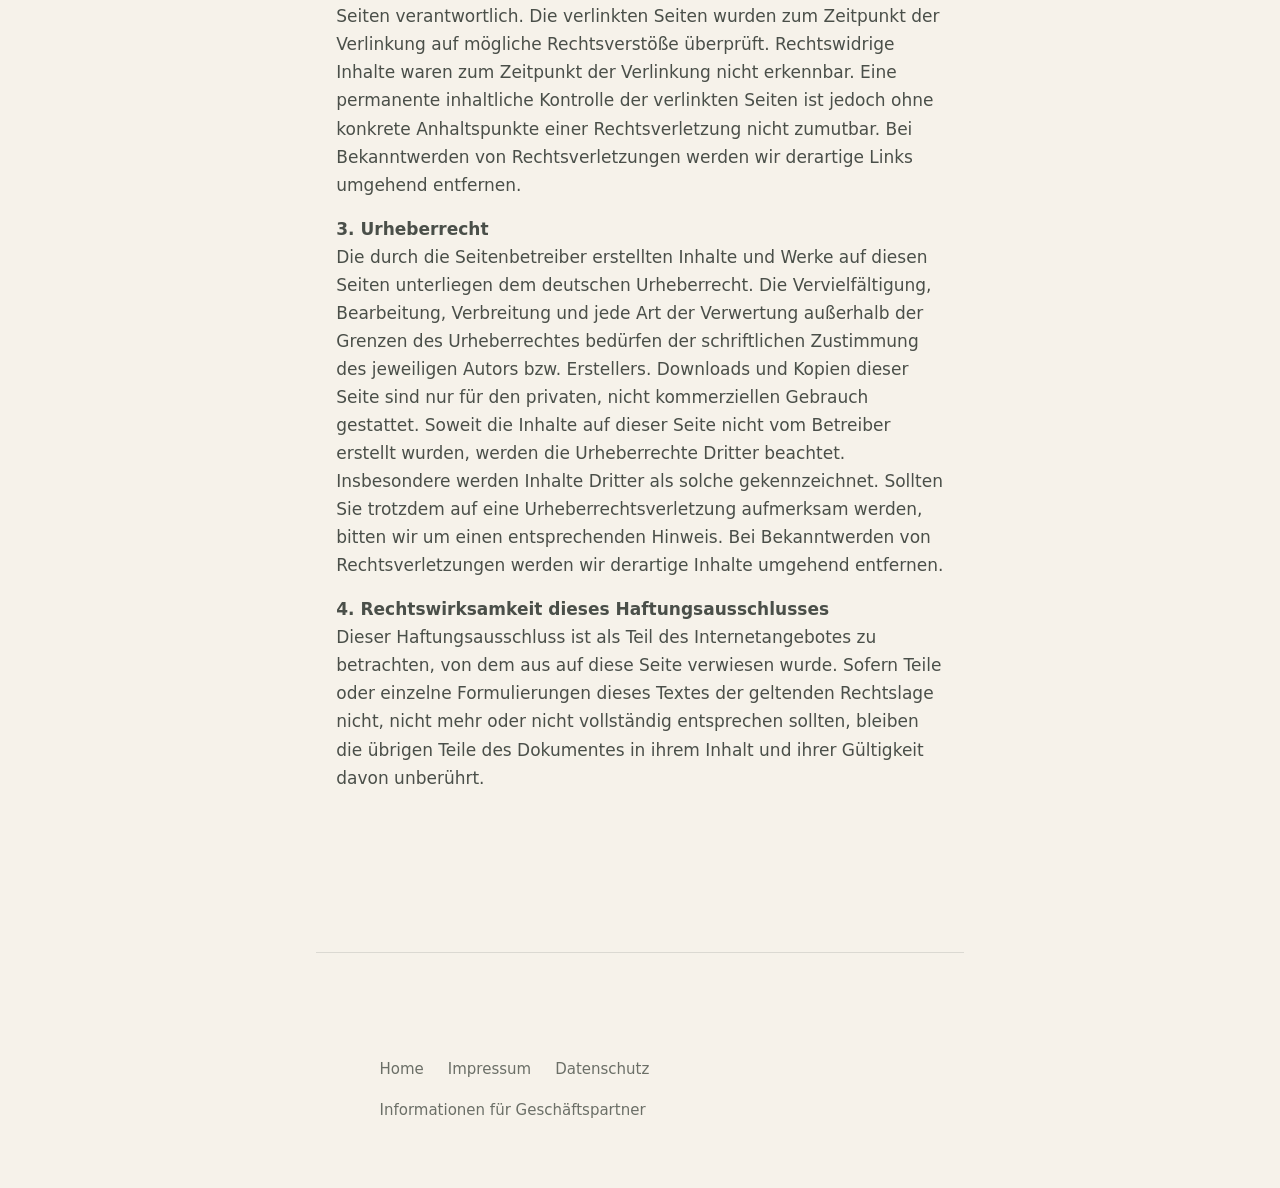
<file: impressum.html>
<!doctype html>
<html lang="de">
<head>
<meta charset="utf-8">
<meta name="viewport" content="width=device-width, initial-scale=1, viewport-fit=cover">
<title>Impressum — Unternehmensberatung Hanne Paul</title>
<meta name="description" content="Impressum der Unternehmensberatung Hanne Paul gemäß § 5 TMG.">
<link rel="canonical" href="https://www.hanne-paul.de/impressum.html">
<link rel="icon" href="data:image/svg+xml,%3Csvg xmlns='http://www.w3.org/2000/svg' viewBox='0 0 64 64'%3E%3Crect width='64' height='64' rx='10' fill='%232E362B'/%3E%3Ctext x='32' y='43' font-family='Georgia,serif' font-size='30' text-anchor='middle' fill='%23F6F2EA'%3EHP%3C/text%3E%3Crect x='20' y='49' width='24' height='2' fill='%23AD8B57'/%3E%3C/svg%3E">
<meta name="theme-color" content="#2E362B">
<link rel="preconnect" href="https://fonts.googleapis.com">
<link rel="preconnect" href="https://fonts.gstatic.com" crossorigin>
<link rel="stylesheet" href="https://fonts.googleapis.com/css2?family=Fraunces:ital,opsz,wght@0,9..144,500;0,9..144,560;0,9..144,600;1,9..144,500&display=swap">
<link rel="stylesheet" href="https://api.fontshare.com/v2/css?f[]=switzer@400,500,600&display=swap">
<link rel="stylesheet" href="css/style.css">
</head>
<body>

<header class="nav-edge glass">
  <a class="wordmark" href="index.html">
    Hanne Paul
    <small>Unternehmensberatung</small>
  </a>
  <a class="cta-outline" href="index.html">Zur Startseite</a>
</header>

<main class="legal">
  <a class="back-link" href="index.html">← Zurück zur Startseite</a>
  <h1>Impressum</h1>

  <h2>Angaben gemäß § 5 TMG</h2>
  <p>
    Unternehmensberatung Hanne Paul<br>
    Braugasse 4<br>
    66557 Illingen<br>
    E-Mail: <a href="mailto:info@hanne-paul.de">info@hanne-paul.de</a><br>
    USt-Id-Nr.: DE260132413
  </p>

  <h2>Adressverarbeitung</h2>
  <p>Alle auf dieser Webseite angegebenen Kontaktinformationen von Personen, inklusive etwaiger Fotos, dienen ausdrücklich nur zu Informationszwecken bzw. zur Kontaktaufnahme. Eine Nutzung zur gewerblichen Werbung ist ausdrücklich nicht gestattet, es sei denn, wir hätten zuvor unsere schriftliche Einwilligung erteilt. Wir als Diensteanbieter und alle auf dieser Webseite genannten Personen widersprechen hiermit jeder kommerziellen Verwendung und Weitergabe unserer Daten und behalten uns ausdrücklich rechtliche Schritte im Falle der rechtswidrigen Zusendung von Werbeinformationen, etwa durch Spam-Mails, vor. Sollten diese Informationen dennoch zu den vorstehend genannten Zwecken genutzt werden, behalten wir uns etwaige rechtliche Schritte vor.</p>

  <h2>Haftungsausschluss</h2>

  <p><strong>1. Haftung für Inhalte</strong><br>
  Als Diensteanbieter sind wir gemäß § 7 Abs. 1 TMG für eigene Inhalte auf diesen Seiten nach den allgemeinen Gesetzen verantwortlich. Nach §§ 8 bis 10 TMG sind wir als Diensteanbieter jedoch nicht verpflichtet, übermittelte oder gespeicherte fremde Informationen zu überwachen oder nach Umständen zu forschen, die auf eine rechtswidrige Tätigkeit hinweisen. Verpflichtungen zur Entfernung oder Sperrung der Nutzung von Informationen nach den allgemeinen Gesetzen bleiben hiervon unberührt. Eine diesbezügliche Haftung ist jedoch erst ab dem Zeitpunkt der Kenntnis einer konkreten Rechtsverletzung möglich. Bei Bekanntwerden von entsprechenden Rechtsverletzungen werden wir diese Inhalte umgehend entfernen.</p>

  <p><strong>2. Haftung für Links</strong><br>
  Unser Angebot enthält Links zu externen Websites Dritter, auf deren Inhalte wir keinen Einfluss haben. Deshalb können wir für diese fremden Inhalte auch keine Gewähr übernehmen. Für die Inhalte der verlinkten Seiten ist stets der jeweilige Anbieter oder Betreiber der Seiten verantwortlich. Die verlinkten Seiten wurden zum Zeitpunkt der Verlinkung auf mögliche Rechtsverstöße überprüft. Rechtswidrige Inhalte waren zum Zeitpunkt der Verlinkung nicht erkennbar. Eine permanente inhaltliche Kontrolle der verlinkten Seiten ist jedoch ohne konkrete Anhaltspunkte einer Rechtsverletzung nicht zumutbar. Bei Bekanntwerden von Rechtsverletzungen werden wir derartige Links umgehend entfernen.</p>

  <p><strong>3. Urheberrecht</strong><br>
  Die durch die Seitenbetreiber erstellten Inhalte und Werke auf diesen Seiten unterliegen dem deutschen Urheberrecht. Die Vervielfältigung, Bearbeitung, Verbreitung und jede Art der Verwertung außerhalb der Grenzen des Urheberrechtes bedürfen der schriftlichen Zustimmung des jeweiligen Autors bzw. Erstellers. Downloads und Kopien dieser Seite sind nur für den privaten, nicht kommerziellen Gebrauch gestattet. Soweit die Inhalte auf dieser Seite nicht vom Betreiber erstellt wurden, werden die Urheberrechte Dritter beachtet. Insbesondere werden Inhalte Dritter als solche gekennzeichnet. Sollten Sie trotzdem auf eine Urheberrechtsverletzung aufmerksam werden, bitten wir um einen entsprechenden Hinweis. Bei Bekanntwerden von Rechtsverletzungen werden wir derartige Inhalte umgehend entfernen.</p>

  <p><strong>4. Rechtswirksamkeit dieses Haftungsausschlusses</strong><br>
  Dieser Haftungsausschluss ist als Teil des Internetangebotes zu betrachten, von dem aus auf diese Seite verwiesen wurde. Sofern Teile oder einzelne Formulierungen dieses Textes der geltenden Rechtslage nicht, nicht mehr oder nicht vollständig entsprechen sollten, bleiben die übrigen Teile des Dokumentes in ihrem Inhalt und ihrer Gültigkeit davon unberührt.</p>
</main>

<footer class="foot-letter">
  <nav class="foot-letter__nav" aria-label="Rechtliches">
    <a href="index.html">Home</a>
    <a href="impressum.html">Impressum</a>
    <a href="datenschutz.html">Datenschutz</a>
    <a href="geschaeftspartner.html">Informationen für Geschäftspartner</a>
  </nav>
</footer>

</body>
</html>
</file>
<file: css/style.css>
/* Hallmark · macrostructure: Long Document (editorial, asymmetric, single-column) — rebuilt per client feedback
 * theme: custom "quiet luxury editorial" · paper: #F6F2EA · accent: #2E362B (forest) · highlight: #AD8B57 (brass, sparing)
 * display: Fraunces · body: Switzer/Inter · liquid glass: nav + CTA + contact card ONLY, tiered by viewport
 * motion: ONE pattern — opacity+translateY reveal on first view, magnetic hover on desktop pointer:fine only
 * REBUILD NOTE: previous draft (aurora mesh, glass service-cards, wave dividers, stagger-everything)
 * was rejected by the client as "too AI / doesn't fit a discreet advisory brand" — removed entirely.
 */

@import url("tokens.css");

*, *::before, *::after { box-sizing: border-box; }

html { overflow-x: clip; }

body {
  overflow-x: clip;
  margin: 0;
  background: var(--color-paper);
  color: var(--color-ink);
  font-family: var(--font-body);
  font-size: var(--text-base);
  line-height: 1.65;
  -webkit-font-smoothing: antialiased;
  font-synthesis: none;
  position: relative;
}

img { max-width: 100%; display: block; }
a { color: inherit; text-decoration: none; }

h1, h2, h3 {
  font-family: var(--font-display);
  font-weight: 560;
  font-style: normal;
  line-height: 1.15;
  letter-spacing: -0.01em;
  margin: 0;
  /* `overflow-wrap: anywhere` (the previous value) breaks a word at ANY
     character the moment it helps the line fit — on long German compounds
     (Unternehmensberatung, Handelsimmobilien) at display sizes on a phone
     that reliably strands the last letter or two alone on the next line.
     `break-word` only breaks a word as a last resort when it can't fit a
     line by itself, and `hyphens: auto` (with lang="de" on <html>) lets the
     browser insert a real hyphen at a syllable boundary instead of an
     arbitrary cut when it does have to break one. */
  overflow-wrap: break-word;
  word-break: normal;
  hyphens: auto;
  -webkit-hyphens: auto;
  min-width: 0;
}

p { margin: 0; }
::selection { background: var(--color-forest); color: var(--color-paper); }

:focus-visible { outline: 2px solid var(--color-focus); outline-offset: 3px; }

.visually-hidden {
  position: absolute; width: 1px; height: 1px; overflow: hidden;
  clip: rect(0 0 0 0); white-space: nowrap;
}

/* ————————————————————— Film grain (Tier A, cheap, no canvas) ————————————————————— */

/* Grain kept coarse + low-opacity + a gentle blend on purpose: a fine/high-frequency
   turbulence pattern combined with `overlay` blending aliases visibly against
   anti-aliased serif glyph edges ("pixelated letters") — soft-light + low opacity
   avoids that while still reading as tactile grain on flat colour areas. */
body::after {
  content: "";
  position: fixed;
  inset: 0;
  z-index: var(--z-toast);
  pointer-events: none;
  opacity: 0.02;
  mix-blend-mode: soft-light;
  background-image: url("data:image/svg+xml,%3Csvg xmlns='http://www.w3.org/2000/svg' width='180' height='180'%3E%3Cfilter id='n'%3E%3CfeTurbulence type='fractalNoise' baseFrequency='0.55' numOctaves='2' stitchTiles='stitch'/%3E%3C/filter%3E%3Crect width='100%25' height='100%25' filter='url(%23n)'/%3E%3C/svg%3E");
  background-size: 180px 180px;
}

@media (max-width: 40rem) {
  body::after { opacity: 0.014; }
}

/* ————————————————————— Liquid glass (nav / CTA / contact card only) ————————————————————— */

.glass {
  background: var(--glass-bg);
  backdrop-filter: blur(var(--glass-blur)) saturate(150%);
  -webkit-backdrop-filter: blur(var(--glass-blur)) saturate(150%);
  border: 1px solid var(--glass-border);
  box-shadow: inset 0 1px 0 rgba(255,255,255,0.35);
}

/* BUGFIX: the refraction must warp only what's BEHIND the glass (the blurred
   backdrop), never the element's own border/text — that was applied via the
   `filter` property before, which distorts the element's own rendering
   (text glyphs, border) and produced the "torn paper" wobbly border and
   illegible "handwritten" text the client flagged. `backdrop-filter` accepts
   the same filter-function list and only touches the backdrop layer. */
:root[data-glass-tier="desktop"] .glass--refract {
  backdrop-filter: blur(var(--glass-blur)) saturate(150%) url(#liquid-glass-refraction);
  -webkit-backdrop-filter: blur(var(--glass-blur)) saturate(150%);
}

/* Chromium-based mobile/tablet browsers (Android Chrome, a narrow desktop
   Chrome window) DO support the SVG reference — give them a smaller, static
   (non-animated, no JS interval) warp so the motif isn't Chrome-desktop-only.
   Safari — on iOS this means every browser, since all iOS browsers are
   WebKit under the hood — never receives a url() filter here on purpose:
   see the PLATFORM LIMIT note below for why, and what mobile gets instead. */
:root[data-glass-tier="tablet"] .glass--refract,
:root[data-glass-tier="mobile"] .glass--refract {
  backdrop-filter: blur(var(--glass-blur)) saturate(150%) url(#liquid-glass-refraction-light);
  -webkit-backdrop-filter: blur(var(--glass-blur)) saturate(150%);
}

/* PLATFORM LIMIT — not a bug, verified against WebKit's shipped feature set:
   Safari's backdrop-filter has never supported a url(#svg-filter) reference,
   on macOS or iOS, in any browser (iOS forces WebKit under every browser
   name, including "Chrome" for iOS). The `-webkit-backdrop-filter` lines
   above deliberately omit url(...) and fall back to plain blur — that's
   correct, not an oversight. Without this, the site's one signature visual
   motif would be fully invisible on an iPhone, in every browser, at every
   viewport width — which is exactly what was reported. Fix: a pure-CSS
   gradient sheen that needs no filter support at all, so it renders
   identically everywhere (Safari included) — the glass elements' actual
   "alive" motif from here on, with the SVG warp as a Chromium-only bonus. */
.glass--refract {
  position: relative;
  overflow: hidden;
  isolation: isolate;
}
.glass--refract::before {
  content: "";
  position: absolute;
  inset: -60% -10%;
  background: linear-gradient(75deg,
    transparent 42%,
    rgba(255, 255, 255, 0.4) 49%,
    rgba(255, 255, 255, 0.55) 50%,
    rgba(255, 255, 255, 0.4) 51%,
    transparent 58%);
  mix-blend-mode: soft-light;
  transform: translateX(-45%);
  pointer-events: none;
  z-index: 1;
}
@media (prefers-reduced-motion: no-preference) {
  .glass--refract::before {
    animation: glass-sheen 10s ease-in-out infinite;
  }
}
@keyframes glass-sheen {
  0%, 100% { transform: translateX(-45%); }
  50%      { transform: translateX(45%); }
}

@media (prefers-reduced-transparency: reduce) {
  .glass { box-shadow: none; }
  /* Glas durch soliden Hintergrund ersetzen (Baustein 34). */
  .glass,
  .glass--refract,
  .prozess__card {
    -webkit-backdrop-filter: none;
    backdrop-filter: none;
    background: var(--color-paper);
  }
  .glass--refract::before { display: none; }
}

/* ————————————————————— Nav ————————————————————— */

.nav-edge {
  position: sticky;
  top: 0;
  z-index: var(--z-sticky);
  display: flex;
  justify-content: space-between;
  align-items: center;
  gap: var(--space-sm);
  margin: var(--space-md) var(--page-gutter) 0;
  padding: var(--space-sm) var(--space-lg);
  padding-top: calc(var(--space-sm) + env(safe-area-inset-top, 0px));
  border-radius: var(--radius-md);
  transition: background-color var(--dur-long) var(--ease-out);
}

.wordmark {
  font-family: var(--font-display);
  font-size: var(--text-md);
  font-weight: 600;
  letter-spacing: -0.01em;
  min-width: 0;
}

.wordmark small {
  display: block;
  font-family: var(--font-body);
  font-weight: 500;
  font-size: 0.6rem;
  letter-spacing: 0.14em;
  text-transform: uppercase;
  color: var(--color-muted);
  margin-top: var(--space-3xs);
}

.cta-outline {
  display: inline-flex;
  align-items: center;
  gap: var(--space-2xs);
  padding: var(--space-sm) var(--space-lg);
  min-height: 44px;
  border: 1.5px solid var(--color-forest);
  border-radius: var(--radius-md);
  color: var(--color-forest);
  font-size: var(--text-sm);
  font-weight: 600;
  white-space: nowrap;
  flex-shrink: 0;
  transition: background-color var(--dur-short) var(--ease-out), color var(--dur-short) var(--ease-out);
}
.cta-outline:hover { background: var(--color-forest); color: var(--color-paper); }

/* Nav CTA carries two labels; CSS picks one so the button never has to be
   wider than the short form on narrow screens (see .nav-edge fix below). */
.cta-outline__short { display: none; }

.cta-solid {
  display: inline-flex;
  align-items: center;
  gap: var(--space-xs);
  padding: var(--space-md) var(--space-xl);
  min-height: 44px;
  background: var(--color-forest);
  color: var(--color-paper);
  border-radius: var(--radius-md);
  font-size: var(--text-sm);
  font-weight: 600;
  white-space: nowrap;
  transition: transform var(--dur-short) var(--ease-out), background-color var(--dur-short) var(--ease-out), box-shadow var(--dur-short) var(--ease-out);
}

.cta-solid:hover {
  box-shadow: 0 8px 24px rgba(46, 54, 43, 0.22);
}

.cta-solid:active,
.cta-outline:active {
  transform: scale(0.97);
}

.cta__arrow {
  display: inline-block;
  transition: transform var(--dur-short) var(--ease-out);
}

.cta-solid:hover .cta__arrow,
.cta-outline:hover .cta__arrow {
  transform: translateX(4px);
}

/* magnetic hover — desktop, fine pointer only, JS adds inline transform */
@media (hover: hover) and (pointer: fine) {
  .magnetic { transition: transform 200ms var(--ease-out); }
}

/* ————————————————————— Eyebrow ————————————————————— */

.eyebrow {
  display: block;
  font-size: var(--text-xs);
  font-weight: 600;
  letter-spacing: 0.16em;
  text-transform: uppercase;
  color: var(--color-brass);
  margin-bottom: var(--space-sm);
}

/* ————————————————————— GEO answer block ————————————————————— */

.answer-block {
  font-size: var(--text-sm);
  color: var(--color-ink-2);
  max-width: 62ch;
  padding-left: var(--space-md);
  border-left: 2px solid var(--color-rule);
  margin-block: var(--space-lg);
}

/* ————————————————————— Hero ————————————————————— */

/* ————————————————————— Hero & Aurora Background ————————————————————— */

.hero {
  position: relative;
  padding: var(--space-3xl) var(--page-gutter) var(--space-2xl);
  max-width: 74rem;
  margin-inline: auto;
}

.hero__content {
  position: relative;
  z-index: 2;
}

.hero__aurora {
  position: absolute;
  inset: -15% -25%;
  pointer-events: none;
  z-index: 0;
  overflow: hidden;
}

.aurora__glow {
  position: absolute;
  border-radius: 50%;
  filter: blur(80px);
  will-change: transform;
}

.aurora__glow--1 {
  top: -10%;
  right: 5%;
  width: min(55vw, 620px);
  height: min(55vw, 620px);
  background: radial-gradient(circle, rgba(173, 139, 87, 0.28) 0%, rgba(173, 139, 87, 0) 70%);
  animation: aurora-move-1 22s ease-in-out infinite alternate;
}

.aurora__glow--2 {
  top: 15%;
  left: -10%;
  width: min(60vw, 700px);
  height: min(60vw, 700px);
  background: radial-gradient(circle, rgba(46, 54, 43, 0.18) 0%, rgba(46, 54, 43, 0) 70%);
  animation: aurora-move-2 26s ease-in-out infinite alternate;
}

.aurora__glow--3 {
  bottom: -15%;
  left: 30%;
  width: min(45vw, 500px);
  height: min(45vw, 500px);
  background: radial-gradient(circle, rgba(239, 233, 220, 0.9) 0%, rgba(246, 242, 234, 0) 70%);
  animation: aurora-move-3 18s ease-in-out infinite alternate;
}

@keyframes aurora-move-1 {
  0% { transform: translate3d(0, 0, 0) scale(1); }
  50% { transform: translate3d(-35px, 30px, 0) scale(1.06); }
  100% { transform: translate3d(20px, -20px, 0) scale(0.96); }
}

@keyframes aurora-move-2 {
  0% { transform: translate3d(0, 0, 0) scale(1); }
  50% { transform: translate3d(40px, -25px, 0) scale(1.05); }
  100% { transform: translate3d(-25px, 35px, 0) scale(0.95); }
}

@keyframes aurora-move-3 {
  0% { transform: translate3d(0, 0, 0); }
  100% { transform: translate3d(30px, -30px, 0); }
}

@media (prefers-reduced-motion: reduce) {
  .aurora__glow { animation: none; }
}

.hero__eyebrow { margin-bottom: var(--space-lg); }

.hero h1,
.hero__headline {
  font-size: var(--text-display);
  max-width: 20ch;
  line-height: 1.15;
}

.split-line {
  display: block;
  overflow: hidden;
}

.split-inner {
  display: inline-block;
  transform: translateY(0);
}

.js .reveal-split .split-inner {
  transform: translateY(115%);
  opacity: 0;
  transition: transform 1s cubic-bezier(0.16, 1, 0.3, 1), opacity 0.8s cubic-bezier(0.16, 1, 0.3, 1);
}

.js .reveal-split.is-inview .split-inner {
  transform: translateY(0);
  opacity: 1;
}

.js .reveal-split .split-line:nth-child(2) .split-inner {
  transition-delay: 0.12s;
}

@media (prefers-reduced-motion: reduce) {
  .js .reveal-split .split-inner {
    transform: none !important;
    opacity: 1 !important;
    transition: none !important;
  }
}

.hero__lede {
  margin-top: var(--space-xl);
  max-width: 52ch;
  font-size: var(--text-lg);
  color: var(--color-ink-2);
}

.hero__lede + .hero__lede { margin-top: var(--space-md); }

.hero__cta {
  margin-top: var(--space-xl);
}

/* ————————————————————— Social proof — 3D Tilt + Hover Glow ————————————————————— */

.proof {
  padding: 0 var(--page-gutter) var(--space-2xl);
  max-width: 74rem;
  margin-inline: auto;
}

.proof__list {
  margin: 0;
  padding-top: var(--space-lg);
  border-top: var(--rule-hairline) solid var(--color-rule);
  display: grid;
  grid-template-columns: repeat(auto-fit, minmax(16rem, 1fr));
  gap: var(--space-lg);
}

.proof__item {
  position: relative;
  background: rgba(246, 242, 234, 0.65);
  border: 1px solid var(--color-rule);
  border-radius: var(--radius-md);
  padding: var(--space-xl) var(--space-lg);
  overflow: hidden;
  isolation: isolate;
  transform-style: preserve-3d;
  transition: transform 0.25s cubic-bezier(0.16, 1, 0.3, 1), box-shadow 0.25s var(--ease-out), border-color 0.25s var(--ease-out);
}

.proof__item {
  /* Fresnel-Rim + Specular (Baustein 08/10): feine helle Kante oben, weicher Glanz */
  box-shadow: inset 0 1px 0 rgba(255, 255, 255, 0.75), inset 0 0 0 1px rgba(255, 255, 255, 0.25);
  background-image: linear-gradient(160deg, rgba(255, 255, 255, 0.45) 0%, rgba(255, 255, 255, 0) 45%);
}

.proof__item:hover {
  border-color: rgba(173, 139, 87, 0.45);
  box-shadow: 0 12px 32px rgba(31, 35, 32, 0.07);
}

.proof__card-glow {
  position: absolute;
  inset: 0;
  pointer-events: none;
  opacity: 0;
  background: radial-gradient(circle 220px at var(--mouse-x, 50%) var(--mouse-y, 50%), rgba(173, 139, 87, 0.16), transparent 70%);
  transition: opacity 0.3s ease;
  z-index: 1;
}

.proof__item:hover .proof__card-glow {
  opacity: 1;
}

.proof__number {
  font-family: var(--font-display);
  font-size: var(--text-xl);
  font-weight: 560;
  color: var(--color-forest);
  position: relative;
  z-index: 2;
}

.proof__label {
  margin: var(--space-xs) 0 0;
  font-size: var(--text-sm);
  color: var(--color-ink-2);
  line-height: 1.5;
  max-width: 30ch;
  position: relative;
  z-index: 2;
}

/* ————————————————————— Leistungen — long-form editorial blocks, alternating alignment ————————————————————— */

.leistungen {
  padding: var(--space-3xl) var(--page-gutter);
  max-width: 68rem;
  margin-inline: auto;
  display: flex;
  flex-direction: column;
  gap: var(--space-3xl);
  border-top: var(--rule-hairline) solid var(--color-rule);
}

.leistungen__intro {
  max-width: 52ch;
  font-size: var(--text-lg);
  color: var(--color-ink-2);
}

.leistung {
  max-width: 58ch;
  position: relative;
}

.leistung--right { margin-inline-start: auto; text-align: right; }
.leistung--right .answer-block { margin-inline-start: auto; border-left: none; border-right: 2px solid var(--color-rule); padding-left: 0; padding-right: var(--space-md); }

/* Numbering here mirrors the "So arbeite ich" process numerals: a standalone
   brass digit beside the label, not a "N — Label" dash string — justified
   because the three services really are an ordered sequence. */
.leistungen { counter-reset: leistung-step; }
.leistung--step { counter-increment: leistung-step; }
.leistung--step .eyebrow {
  display: flex;
  align-items: baseline;
  gap: var(--space-sm);
}
.leistung--right.leistung--step .eyebrow { flex-direction: row-reverse; justify-content: flex-end; }
.leistung--step .eyebrow::before {
  content: counter(leistung-step, decimal-leading-zero);
  font-family: var(--font-display);
  font-size: var(--text-md);
  font-weight: 500;
  letter-spacing: 0;
  text-transform: none;
  color: var(--color-brass);
}

.leistung__title { font-size: var(--text-2xl); margin-bottom: var(--space-md); }
.leistung__body { color: var(--color-ink-2); }
.leistung__body + .leistung__body { margin-top: var(--space-sm); }
.leistung__note { font-size: var(--text-sm); color: var(--color-muted); margin-top: var(--space-sm); }

/* ————————————————————— Mission — pinned side-quote —————————————————————
   Default state (no JS / reduced motion / no GSAP): a plain, centered, fully
   visible static quote — see the base rules below. main.js opts INTO the
   pinned, asymmetric, word-by-word scroll reveal on desktop when motion is
   allowed (adds .mission--pinned and repositions via the rules further down). */

.mission {
  background: var(--color-paper-dark);
  color: var(--color-paper);
  padding: var(--space-3xl) var(--page-gutter);
  text-align: center;
}

.mission__eyebrow { display: block; text-align: center; }

.mission__quote {
  font-family: var(--font-display);
  font-style: italic;
  font-size: var(--text-2xl);
  max-width: 30ch;
  margin-inline: auto;
  line-height: 1.3;
}

.mission__quote .word { opacity: 1; }

/* Enhanced, JS-driven state: side-inset, pinned while scrolling, words light up
   in sequence. Only ever applied on desktop + motion-allowed (see main.js). */
.mission--pinned {
  min-height: 220vh;
  text-align: left;
  padding-block: 0;
}

.mission--pinned .mission__pin {
  min-height: 100vh;
  display: flex;
  flex-direction: column;
  justify-content: center;
  padding: var(--space-2xl) var(--page-gutter);
}

.mission--pinned .mission__eyebrow { text-align: left; margin-bottom: var(--space-lg); }

.mission--pinned .mission__quote {
  margin-inline: 0 0 0 auto;
  margin-inline-start: auto;
  text-align: right;
  max-width: 34ch;
  border-right: 2px solid var(--color-brass);
  padding-right: var(--space-lg);
}

.mission--pinned .mission__quote .word { opacity: 0.28; transition: opacity 60ms linear; }

/* ————————————————————— So arbeite ich — Sticky Stacking Cards ————————————————————— */

.prozess {
  padding: var(--space-3xl) var(--page-gutter);
  max-width: 58rem;
  margin-inline: auto;
}

.prozess__list {
  list-style: none;
  padding: 0;
  margin: var(--space-2xl) 0 0;
  display: flex;
  flex-direction: column;
  gap: var(--space-xl);
}

.prozess__card {
  position: sticky;
  top: calc(5.5rem + var(--card-index, 0) * 1.5rem);
  z-index: calc(var(--z-base) + var(--card-index, 0)); /* explizit, unter der Nav (--z-sticky) */
  background: rgba(246, 242, 234, 0.95);
  backdrop-filter: blur(16px);
  -webkit-backdrop-filter: blur(16px);
  border: 1px solid var(--color-rule);
  border-radius: var(--radius-md);
  padding: var(--space-xl) var(--space-2xl);
  box-shadow: 0 -2px 12px rgba(31, 35, 32, 0.02), 0 10px 30px rgba(31, 35, 32, 0.05);
  display: grid;
  grid-template-columns: 3.5rem 1fr;
  gap: var(--space-lg);
  align-items: start;
  transition: transform var(--dur-short) var(--ease-out), box-shadow var(--dur-short) var(--ease-out), border-color var(--dur-short) var(--ease-out);
}
/* Nach der Basisregel, sonst überschreibt sie den Block oben (Baustein 34). */
@media (prefers-reduced-transparency: reduce) {
  .prozess__card {
    -webkit-backdrop-filter: none;
    backdrop-filter: none;
    background: var(--color-paper);
  }
}

.prozess__card:hover {
  border-color: rgba(173, 139, 87, 0.4);
  box-shadow: 0 -2px 16px rgba(31, 35, 32, 0.03), 0 16px 40px rgba(31, 35, 32, 0.08);
}

.prozess__number {
  font-family: var(--font-display);
  font-size: var(--text-md);
  font-weight: 600;
  color: var(--color-brass);
  display: inline-flex;
  align-items: center;
  justify-content: center;
  width: 3rem;
  height: 3rem;
  border-radius: 50%;
  border: 1px solid rgba(173, 139, 87, 0.3);
  background: rgba(173, 139, 87, 0.07);
}

.prozess__step-title {
  font-family: var(--font-display);
  font-size: var(--text-xl);
  margin-bottom: var(--space-xs);
  color: var(--color-ink);
}

.prozess__step-body {
  color: var(--color-ink-2);
  font-size: var(--text-base);
  max-width: 54ch;
  line-height: 1.65;
}

/* ————————————————————— Einwandbehandlung ————————————————————— */

.einwand {
  padding: var(--space-3xl) var(--page-gutter);
  max-width: 56rem;
  margin-inline: auto;
  border-top: var(--rule-hairline) solid var(--color-rule);
}

.einwand__body {
  max-width: 62ch;
  color: var(--color-ink-2);
  font-size: var(--text-md);
  margin-top: var(--space-lg);
}
.einwand__body + .einwand__body { margin-top: var(--space-md); }

/* ————————————————————— FAQ — native details/summary, with micro-interactions ————————————————————— */

.faq {
  padding: var(--space-3xl) var(--page-gutter);
  max-width: 56rem;
  margin-inline: auto;
  border-top: var(--rule-hairline) solid var(--color-rule);
}

.faq__item {
  border-bottom: var(--rule-hairline) solid var(--color-rule);
}

.faq__item summary {
  display: flex;
  justify-content: space-between;
  align-items: center;
  gap: var(--space-md);
  padding-block: var(--space-lg);
  min-height: 44px;
  font-family: var(--font-display);
  font-size: var(--text-md);
  cursor: pointer;
  list-style: none;
  transition: color var(--dur-short) var(--ease-out);
}
.faq__item summary:hover {
  color: var(--color-forest);
}
.faq__item summary::-webkit-details-marker { display: none; }

.faq__item summary::after {
  content: "+";
  font-family: var(--font-body);
  font-size: var(--text-lg);
  color: var(--color-brass);
  flex-shrink: 0;
  transition: transform 0.35s cubic-bezier(0.16, 1, 0.3, 1), color var(--dur-short) var(--ease-out);
}
.faq__item[open] summary::after {
  transform: rotate(45deg);
  color: var(--color-forest);
}

.faq__answer {
  padding-bottom: var(--space-lg);
  color: var(--color-ink-2);
  max-width: 62ch;
  animation: faq-expand 0.3s var(--ease-out);
}

@keyframes faq-expand {
  from { opacity: 0; transform: translateY(-4px); }
  to { opacity: 1; transform: translateY(0); }
}

/* ————————————————————— Kontakt ————————————————————— */

.kontakt {
  padding: var(--space-3xl) var(--page-gutter) var(--space-4xl);
  max-width: 56rem;
  margin-inline: auto;
}

.kontakt__grid {
  display: grid;
  grid-template-columns: 1.1fr 0.9fr;
  gap: var(--space-2xl);
  align-items: start;
}

.kontakt__title { font-size: var(--text-2xl); margin-bottom: var(--space-md); }
.kontakt__body { color: var(--color-ink-2); max-width: 48ch; margin-bottom: var(--space-lg); }

.kontakt__card {
  padding: var(--space-xl);
  border-radius: var(--radius-md);
}

.kontakt__card address {
  font-style: normal;
  font-size: var(--text-sm);
  color: var(--color-ink-2);
  line-height: 1.8;
  margin-top: var(--space-lg);
}

/* ————————————————————— Footer ————————————————————— */

.foot-letter {
  padding: var(--space-2xl) var(--page-gutter) calc(var(--space-2xl) + env(safe-area-inset-bottom, 0px));
  max-width: 60ch;
  margin-inline: auto;
  border-top: var(--rule-hairline) solid var(--color-rule);
}

.foot-letter__close { font-family: var(--font-display); font-size: var(--text-lg); line-height: 1.4; }
.foot-letter__sign { font-weight: 600; }
.foot-letter__ps { font-size: var(--text-sm); color: var(--color-muted); margin-top: var(--space-md); }

.foot-letter__nav {
  margin-top: var(--space-xl);
  display: flex;
  flex-wrap: wrap;
  gap: var(--space-md) var(--space-lg);
  font-size: var(--text-sm);
}
.foot-letter__nav a {
  color: var(--color-muted);
  border-bottom: 1px solid transparent;
  transition: color var(--dur-short) var(--ease-out), border-color var(--dur-short) var(--ease-out);
}
.foot-letter__nav a:hover { color: var(--color-ink); border-color: var(--color-rule); }

/* ————————————————————— Legal pages — plain, no glass, no ornament ————————————————————— */

.legal { padding: var(--space-3xl) var(--page-gutter) var(--space-4xl); max-width: 68ch; margin-inline: auto; }
.legal h1 { font-size: var(--text-2xl); margin-bottom: var(--space-lg); }
.legal h2 { font-size: var(--text-lg); margin-top: var(--space-2xl); margin-bottom: var(--space-sm); }
.legal p, .legal li { color: var(--color-ink-2); max-width: 68ch; }
.legal p { margin-bottom: var(--space-md); }
.legal a { border-bottom: 1px solid var(--color-rule); }
.legal a:hover { border-color: var(--color-forest); color: var(--color-forest); }
.legal .back-link { display: inline-block; margin-bottom: var(--space-xl); font-size: var(--text-sm); color: var(--color-muted); }

/* ————————————————————— Reveal — Progressive Enhancement & Fallback ————————————————————— */

.reveal {
  opacity: 1;
  transform: none;
}

.js .reveal {
  opacity: 0;
  transform: translateY(20px);
}

.reveal.is-inview,
.js .reveal.is-inview {
  animation: reveal var(--dur-long) var(--ease-out) forwards;
}

@keyframes reveal {
  to {
    opacity: 1;
    transform: none;
  }
}

@media (prefers-reduced-motion: reduce) {
  .js .reveal {
    opacity: 1 !important;
    transform: none !important;
    animation: none !important;
  }
}

/* ————————————————————— Responsive ————————————————————— */

@media (max-width: 60rem) {
  .kontakt__grid { grid-template-columns: 1fr; }
  .leistung--right { margin-inline-start: 0; text-align: left; }
  .leistung--right .answer-block { margin-inline-start: 0; border-right: none; border-left: 2px solid var(--color-rule); padding-right: 0; padding-left: var(--space-md); }
  /* The step numeral must flip back to a plain left-to-right row here too —
     otherwise the "02 Vermittlung" eyebrow stays right-aligned/reversed while
     everything below it (heading, body) switches to left-aligned, so the
     number reads as detached from its own heading on narrow screens. */
  .leistung--right.leistung--step .eyebrow { flex-direction: row; justify-content: flex-start; }
}

@media (max-width: 40rem) {
  .nav-edge { margin: var(--space-sm) var(--page-gutter) 0; padding: var(--space-sm) var(--space-md); padding-top: calc(var(--space-sm) + env(safe-area-inset-top, 0px)); }
  .hero { padding-top: var(--space-2xl); }
  .mission__quote { font-size: var(--text-xl); }
  .prozess__card {
    grid-template-columns: 1fr;
    gap: var(--space-sm);
    padding: var(--space-lg);
    top: calc(4.5rem + var(--card-index, 0) * 0.75rem);
  }
  .prozess__number {
    width: 2.5rem;
    height: 2.5rem;
    font-size: var(--text-sm);
  }
}

/* Nav overflow fix: below ~400px the wordmark ("Hanne Paul" + tracked-out
   subtitle) and the outlined CTA no longer both fit at full size — the CTA,
   set to white-space:nowrap so its label never breaks mid-word, pushed past
   the glass pill's own rounded edge ("boxes overstepping their border" on
   iPhone-width screens). Fix at the source: shrink the CTA and drop the
   wordmark subtitle rather than letting anything wrap or overflow. */
@media (max-width: 26rem) {
  .cta-outline { padding: var(--space-xs) var(--space-md); font-size: var(--text-xs); }
  .cta-outline__full { display: none; }
  .cta-outline__short { display: inline; }
  .wordmark small { display: none; }
}


/* ————————————————————— Scroll-Fortschritt + handgezeichnete Linie (JS-erzeugt) ————————————————————— */

.scroll-progress {
  position: fixed;
  inset: 0 0 auto 0;
  height: 2px;
  background: var(--color-brass);
  transform-origin: 0 50%;
  transform: scaleX(0);
  z-index: calc(var(--z-sticky) + 1);
  pointer-events: none;
}

/* Brass-Regel unter [data-mask]-Überschriften (ersetzt die verzerrte SVG-Handlinie). */
.hand-line {
  position: relative;
  display: block;
  width: 5.5rem;
  height: 2px;
  margin-top: var(--space-md);
  margin-bottom: var(--space-lg);
  background: linear-gradient(90deg, var(--color-brass), rgba(173, 139, 87, 0.35));
  transform-origin: 0 50%;
}
.hand-line::after {
  content: "";
  position: absolute;
  right: -4px;
  top: 50%;
  width: 6px;
  height: 6px;
  background: var(--color-brass);
  transform: translateY(-50%) rotate(45deg);
}

/* Nav über der dunklen Mission-Fläche. */
.nav-edge { transition: background-color var(--dur-long) var(--ease-out), color var(--dur-long) var(--ease-out), border-color var(--dur-long) var(--ease-out); }
.nav-edge.nav-edge--dark {
  background: rgba(20, 22, 26, 0.72);
  border-color: rgba(246, 242, 234, 0.14);
  color: var(--color-paper);
}
.nav-edge.nav-edge--dark .wordmark,
.nav-edge.nav-edge--dark .wordmark small { color: var(--color-paper); }
.nav-edge.nav-edge--dark .cta-outline,
.nav-edge.nav-edge--dark .cta-outline span { color: var(--color-paper); border-color: rgba(246, 242, 234, 0.55); }
.nav-edge.nav-edge--dark.glass--refract::before { opacity: 0.25; }

[data-mask] { will-change: clip-path, transform; }
</file>
